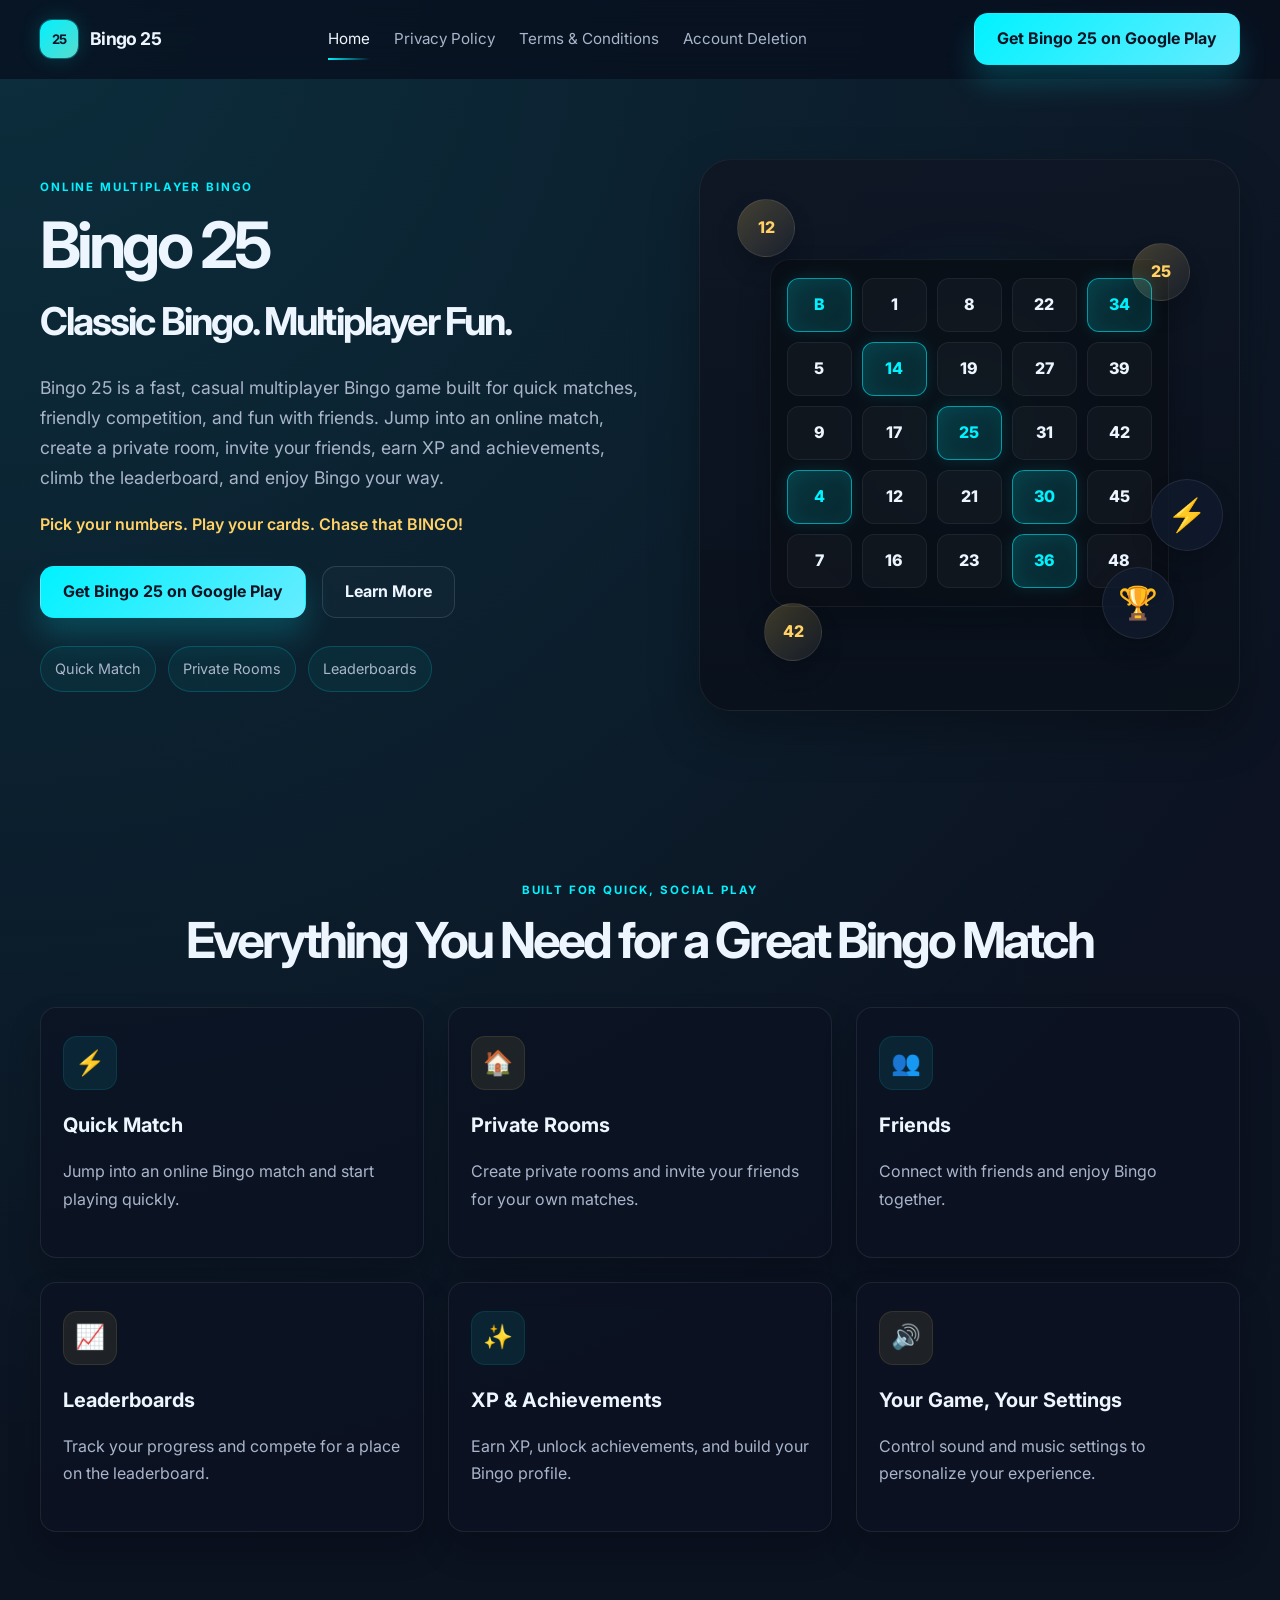
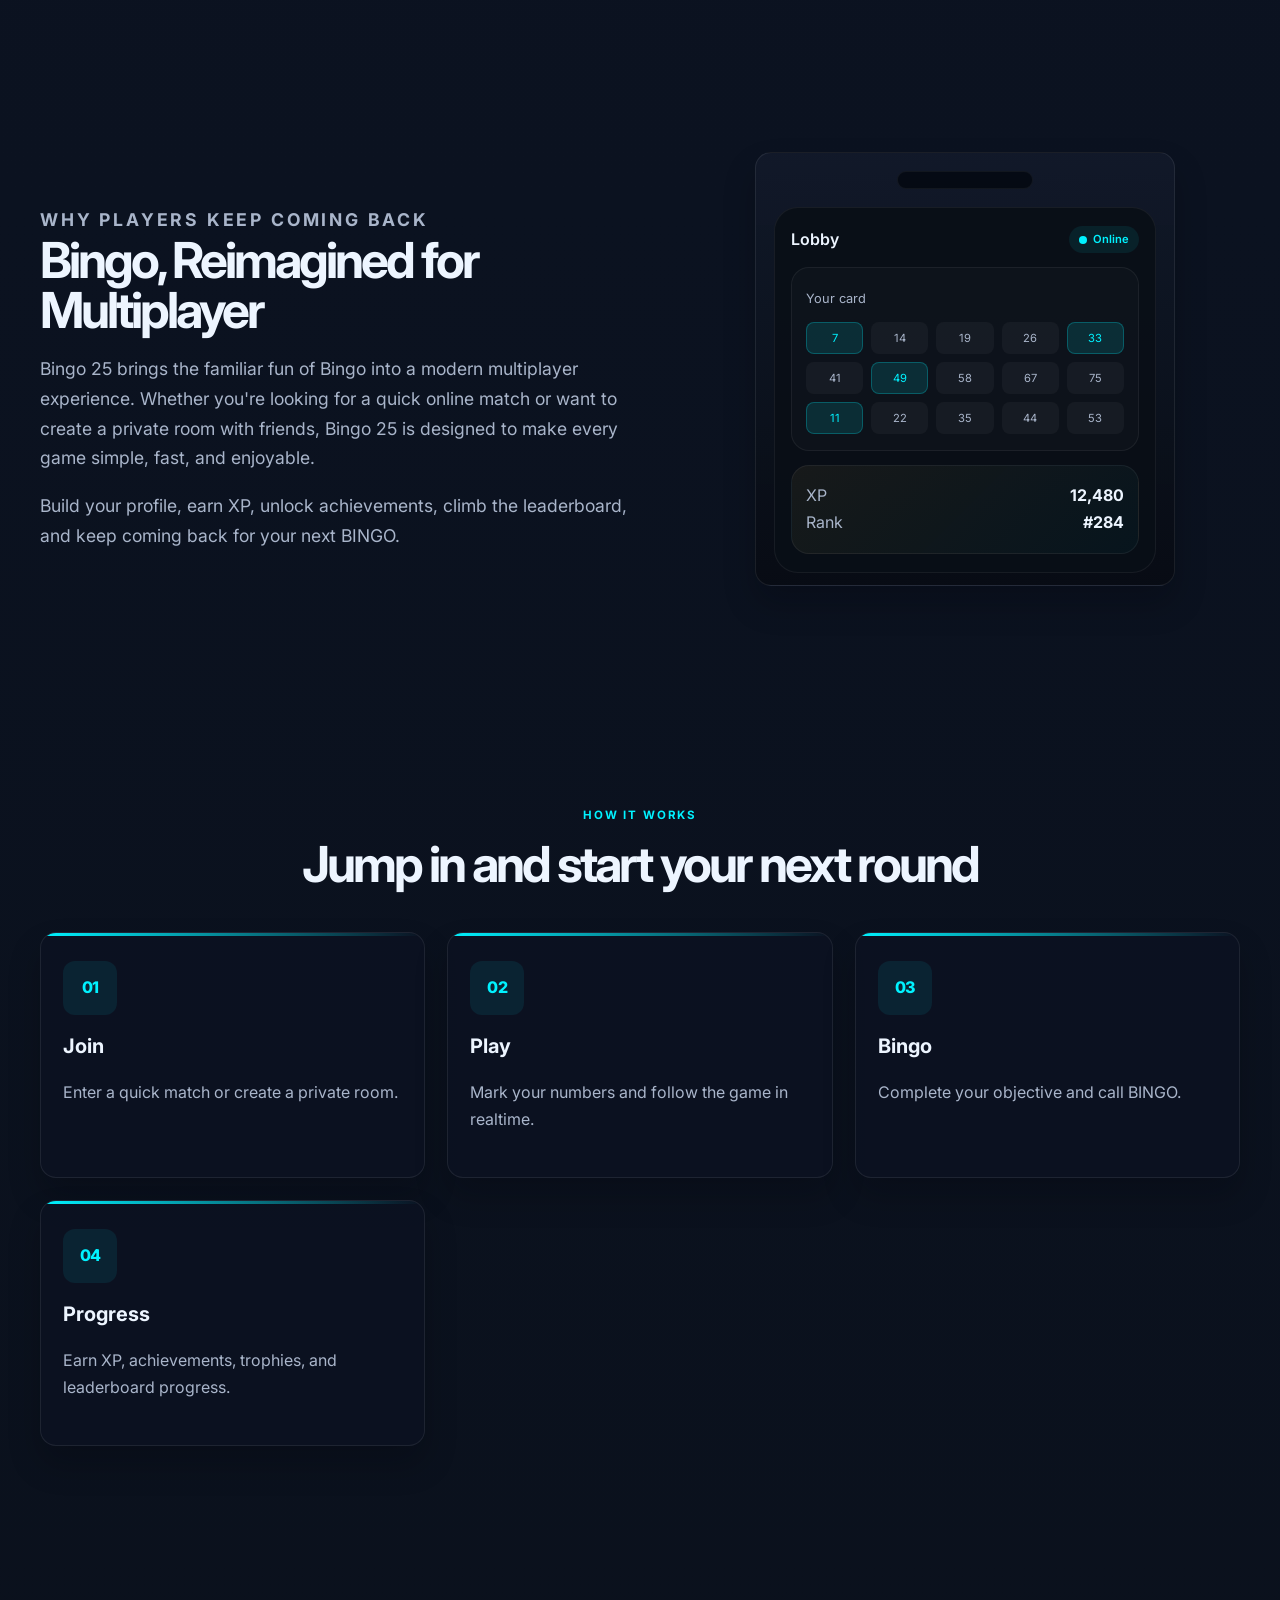
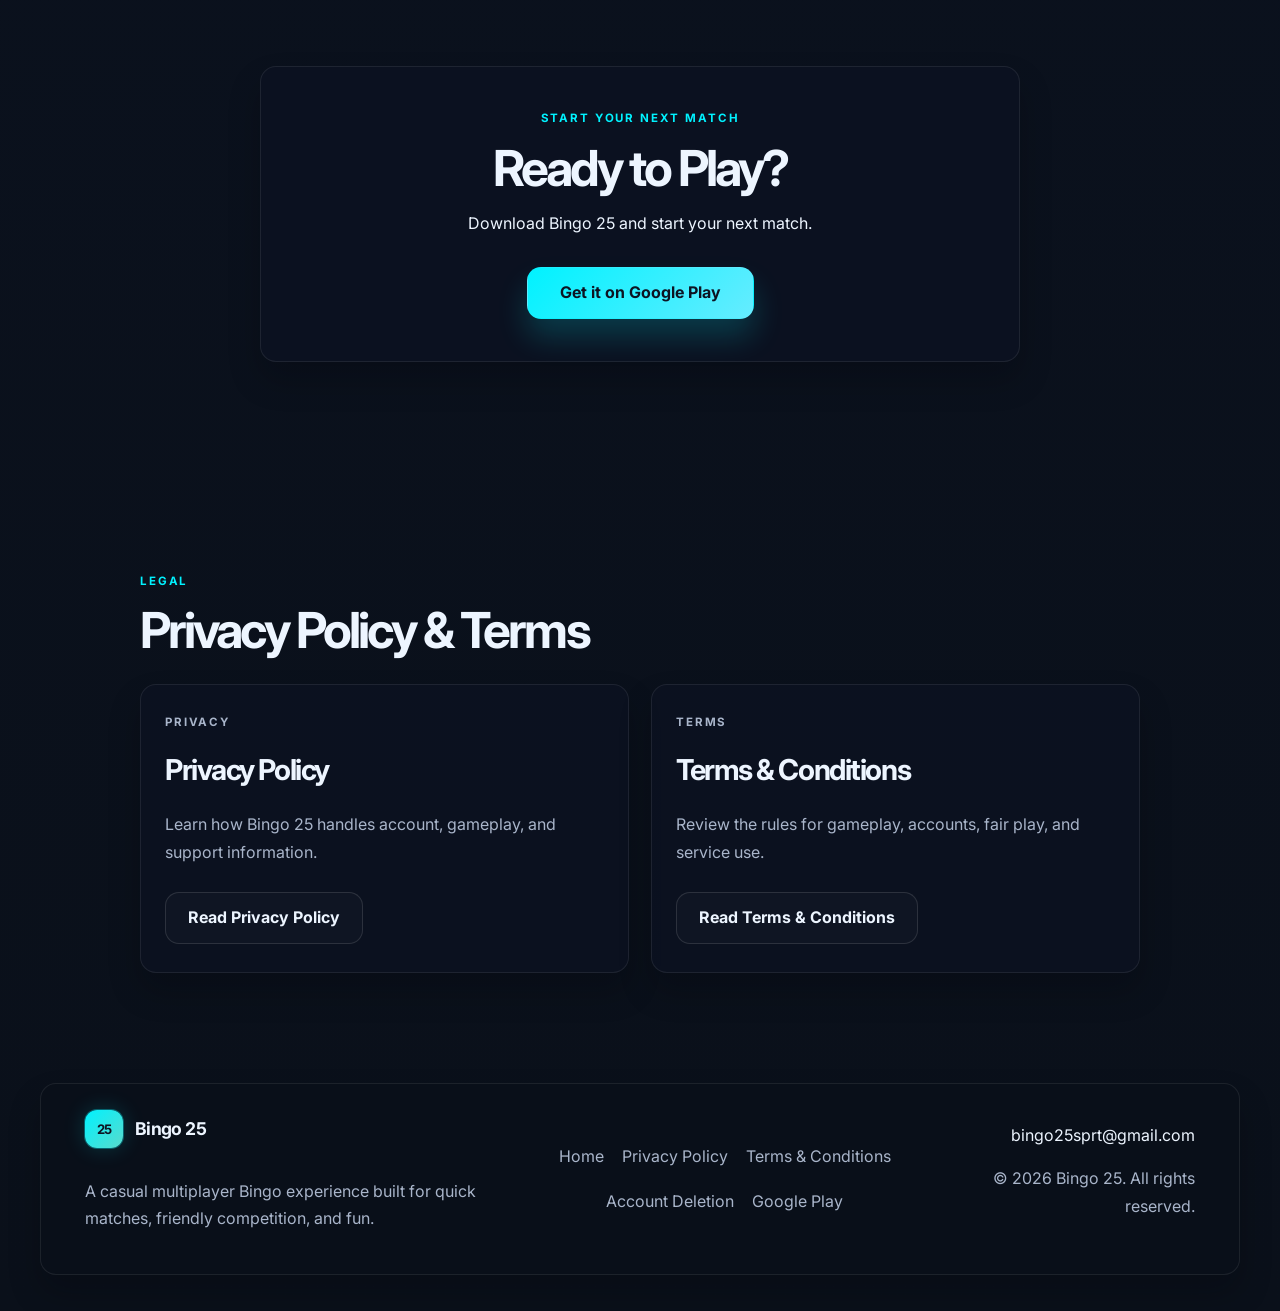
<file: index.html>
<!DOCTYPE html>
<html lang="en">
  <head>
    <meta charset="UTF-8" />
    <meta name="viewport" content="width=device-width, initial-scale=1.0" />
    <meta
      name="description"
      content="Bingo 25 is a fast, casual multiplayer Bingo game built for quick matches, friendly competition, and fun with friends."
    />
    <meta property="og:title" content="Bingo 25" />
    <meta
      property="og:description"
      content="Classic Bingo. Multiplayer Fun."
    />
    <meta property="og:type" content="website" />
    <meta property="og:image" content="" />
    <meta name="theme-color" content="#0D1322" />
    <title>Bingo 25</title>
    <link rel="preconnect" href="https://fonts.googleapis.com" />
    <link rel="preconnect" href="https://fonts.gstatic.com" crossorigin />
    <link
      href="https://fonts.googleapis.com/css2?family=Inter:wght@400;500;600;700;800;900&display=swap"
      rel="stylesheet"
    />
    <link rel="stylesheet" href="styles.css" />
  </head>
  <body>
    <header class="site-header" id="top">
      <nav class="nav container" aria-label="Main navigation">
        <a href="#home" class="brand" aria-label="Bingo 25 home">
          <span class="brand-mark">25</span>
          <span class="brand-text">Bingo 25</span>
        </a>

        <button
          class="nav-toggle"
          type="button"
          aria-expanded="false"
          aria-controls="nav-menu"
          aria-label="Toggle navigation menu"
        >
          <span></span>
          <span></span>
          <span></span>
        </button>

        <div class="nav-menu" id="nav-menu">
          <a href="index.html" class="current-page">Home</a>
          <a href="privacy.html">Privacy Policy</a>
          <a href="terms.html">Terms &amp; Conditions</a>
          <a href="delete-account.html">Account Deletion</a>
        </div>

        <a
          class="nav-cta button-primary"
          href="[PLAY_STORE_LINK]"
          target="_blank"
          rel="noreferrer noopener"
          aria-label="Get Bingo 25 on Google Play"
        >
          Get Bingo 25 on Google Play
        </a>
      </nav>
    </header>

    <main>
      <section class="hero" id="home">
        <div class="container hero-grid">
          <div class="hero-copy reveal">
            <p class="eyebrow">Online multiplayer Bingo</p>
            <h1>Bingo 25</h1>
            <h2>Classic Bingo. Multiplayer Fun.</h2>
            <p class="lead">
              Bingo 25 is a fast, casual multiplayer Bingo game built for quick matches,
              friendly competition, and fun with friends. Jump into an online match,
              create a private room, invite your friends, earn XP and achievements,
              climb the leaderboard, and enjoy Bingo your way.
            </p>
            <p class="tagline">Pick your numbers. Play your cards. Chase that BINGO!</p>

            <div class="hero-actions">
              <a
                class="button-primary"
                href="[PLAY_STORE_LINK]"
                target="_blank"
                rel="noreferrer noopener"
              >
                Get Bingo 25 on Google Play
              </a>
              <a class="button-secondary" href="#features">Learn More</a>
            </div>

            <ul class="hero-meta" aria-label="Bingo 25 features">
              <li>Quick Match</li>
              <li>Private Rooms</li>
              <li>Leaderboards</li>
            </ul>
          </div>

          <div class="hero-visual reveal" aria-label="Bingo 25 visual preview">
            <div class="visual-scene">
              <div class="board-glow"></div>
              <div class="bingo-board" aria-label="Bingo 25 board preview">
                <div class="board-row">
                  <span class="tile selected">B</span>
                  <span class="tile">1</span>
                  <span class="tile">8</span>
                  <span class="tile">22</span>
                  <span class="tile selected">34</span>
                </div>
                <div class="board-row">
                  <span class="tile">5</span>
                  <span class="tile selected">14</span>
                  <span class="tile">19</span>
                  <span class="tile">27</span>
                  <span class="tile">39</span>
                </div>
                <div class="board-row">
                  <span class="tile">9</span>
                  <span class="tile">17</span>
                  <span class="tile selected">25</span>
                  <span class="tile">31</span>
                  <span class="tile">42</span>
                </div>
                <div class="board-row">
                  <span class="tile selected">4</span>
                  <span class="tile">12</span>
                  <span class="tile">21</span>
                  <span class="tile selected">30</span>
                  <span class="tile">45</span>
                </div>
                <div class="board-row">
                  <span class="tile">7</span>
                  <span class="tile">16</span>
                  <span class="tile">23</span>
                  <span class="tile selected">36</span>
                  <span class="tile">48</span>
                </div>
              </div>

              <div class="floating-ball ball-one">12</div>
              <div class="floating-ball ball-two">25</div>
              <div class="floating-ball ball-three">42</div>
              <div class="achievement accent-gold">🏆</div>
              <div class="achievement accent-cyan">⚡</div>
            </div>
          </div>
        </div>
      </section>

      <section class="features section-shell" id="features">
        <div class="container">
          <div class="section-heading reveal">
            <p class="eyebrow">Built for quick, social play</p>
            <h3>Everything You Need for a Great Bingo Match</h3>
          </div>

          <div class="feature-grid">
            <article class="feature-card reveal">
              <div class="icon-wrap cyan">⚡</div>
              <h4>Quick Match</h4>
              <p>Jump into an online Bingo match and start playing quickly.</p>
            </article>
            <article class="feature-card reveal">
              <div class="icon-wrap gold">🏠</div>
              <h4>Private Rooms</h4>
              <p>Create private rooms and invite your friends for your own matches.</p>
            </article>
            <article class="feature-card reveal">
              <div class="icon-wrap cyan">👥</div>
              <h4>Friends</h4>
              <p>Connect with friends and enjoy Bingo together.</p>
            </article>
            <article class="feature-card reveal">
              <div class="icon-wrap gold">📈</div>
              <h4>Leaderboards</h4>
              <p>Track your progress and compete for a place on the leaderboard.</p>
            </article>
            <article class="feature-card reveal">
              <div class="icon-wrap cyan">✨</div>
              <h4>XP &amp; Achievements</h4>
              <p>Earn XP, unlock achievements, and build your Bingo profile.</p>
            </article>
            <article class="feature-card reveal">
              <div class="icon-wrap gold">🔊</div>
              <h4>Your Game, Your Settings</h4>
              <p>Control sound and music settings to personalize your experience.</p>
            </article>
          </div>
        </div>
      </section>

      <section class="about section-shell" id="about">
        <div class="container split-layout">
          <div class="about-copy reveal">
            <p class="eyebrow">Why players keep coming back</p>
            <h3>Bingo, Reimagined for Multiplayer</h3>
            <p>
              Bingo 25 brings the familiar fun of Bingo into a modern multiplayer
              experience. Whether you&apos;re looking for a quick online match or want to
              create a private room with friends, Bingo 25 is designed to make every game
              simple, fast, and enjoyable.
            </p>
            <p>
              Build your profile, earn XP, unlock achievements, climb the leaderboard,
              and keep coming back for your next BINGO.
            </p>
          </div>

          <div class="game-showcase reveal" aria-label="Bingo 25 game preview card">
            <div class="phone-shell">
              <div class="phone-notch"></div>
              <div class="phone-screen">
                <div class="mini-header">
                  <span>Lobby</span>
                  <span class="online-pill">Online</span>
                </div>
                <div class="mini-card card-primary">
                  <span class="mini-label">Your card</span>
                  <div class="mini-grid">
                    <span class="mini-cell selected">7</span>
                    <span class="mini-cell">14</span>
                    <span class="mini-cell">19</span>
                    <span class="mini-cell">26</span>
                    <span class="mini-cell selected">33</span>
                    <span class="mini-cell">41</span>
                    <span class="mini-cell selected">49</span>
                    <span class="mini-cell">58</span>
                    <span class="mini-cell">67</span>
                    <span class="mini-cell">75</span>
                    <span class="mini-cell selected">11</span>
                    <span class="mini-cell">22</span>
                    <span class="mini-cell">35</span>
                    <span class="mini-cell">44</span>
                    <span class="mini-cell">53</span>
                  </div>
                </div>
                <div class="mini-card card-secondary">
                  <div class="mini-row">
                    <span>XP</span>
                    <strong>12,480</strong>
                  </div>
                  <div class="mini-row">
                    <span>Rank</span>
                    <strong>#284</strong>
                  </div>
                </div>
              </div>
            </div>
          </div>
        </div>
      </section>

      <section class="how-it-works section-shell" id="how-it-works">
        <div class="container">
          <div class="section-heading reveal">
            <p class="eyebrow">How it works</p>
            <h3>Jump in and start your next round</h3>
          </div>

          <div class="steps-grid">
            <div class="step-card reveal">
              <span class="step-number">01</span>
              <h4>Join</h4>
              <p>Enter a quick match or create a private room.</p>
            </div>
            <div class="step-card reveal">
              <span class="step-number">02</span>
              <h4>Play</h4>
              <p>Mark your numbers and follow the game in realtime.</p>
            </div>
            <div class="step-card reveal">
              <span class="step-number">03</span>
              <h4>Bingo</h4>
              <p>Complete your objective and call BINGO.</p>
            </div>
            <div class="step-card reveal">
              <span class="step-number">04</span>
              <h4>Progress</h4>
              <p>Earn XP, achievements, trophies, and leaderboard progress.</p>
            </div>
          </div>
        </div>
      </section>

      <section class="download section-shell" id="download">
        <div class="container center-box reveal">
          <p class="eyebrow">Start your next match</p>
          <h3>Ready to Play?</h3>
          <p>Download Bingo 25 and start your next match.</p>
          <a
            class="button-primary large-button"
            href="[PLAY_STORE_LINK]"
            target="_blank"
            rel="noreferrer noopener"
          >
            Get it on Google Play
          </a>
        </div>
      </section>

      <section class="legal section-shell" id="legal">
        <div class="container legal-container">
          <div class="legal-header reveal">
            <p class="eyebrow">Legal</p>
            <h3>Privacy Policy &amp; Terms</h3>
          </div>

          <div class="legal-links reveal" aria-label="Bingo 25 legal links">
            <article class="legal-link-card">
              <p class="eyebrow">Privacy</p>
              <h4>Privacy Policy</h4>
              <p>Learn how Bingo 25 handles account, gameplay, and support information.</p>
              <a class="button-secondary" href="privacy.html">Read Privacy Policy</a>
            </article>

            <article class="legal-link-card">
              <p class="eyebrow">Terms</p>
              <h4>Terms &amp; Conditions</h4>
              <p>Review the rules for gameplay, accounts, fair play, and service use.</p>
              <a class="button-secondary" href="terms.html">Read Terms &amp; Conditions</a>
            </article>
          </div>
        </div>
      </section>
    </main>

    <footer class="site-footer">
      <div class="container footer-grid">
        <div>
          <a href="#home" class="brand footer-brand">
            <span class="brand-mark">25</span>
            <span class="brand-text">Bingo 25</span>
          </a>
          <p>A casual multiplayer Bingo experience built for quick matches, friendly competition, and fun.</p>
        </div>

        <nav class="footer-nav" aria-label="Footer navigation">
          <a href="index.html">Home</a>
          <a href="privacy.html">Privacy Policy</a>
          <a href="terms.html">Terms &amp; Conditions</a>
          <a href="delete-account.html">Account Deletion</a>
          <a href="[PLAY_STORE_LINK]" target="_blank" rel="noreferrer noopener">Google Play</a>
        </nav>

        <div class="footer-contact">
          <a href="mailto:bingo25sprt@gmail.com">bingo25sprt@gmail.com</a>
          <p>© 2026 Bingo 25. All rights reserved.</p>
        </div>
      </div>
    </footer>

    <script src="script.js"></script>
  </body>
</html>
</file>
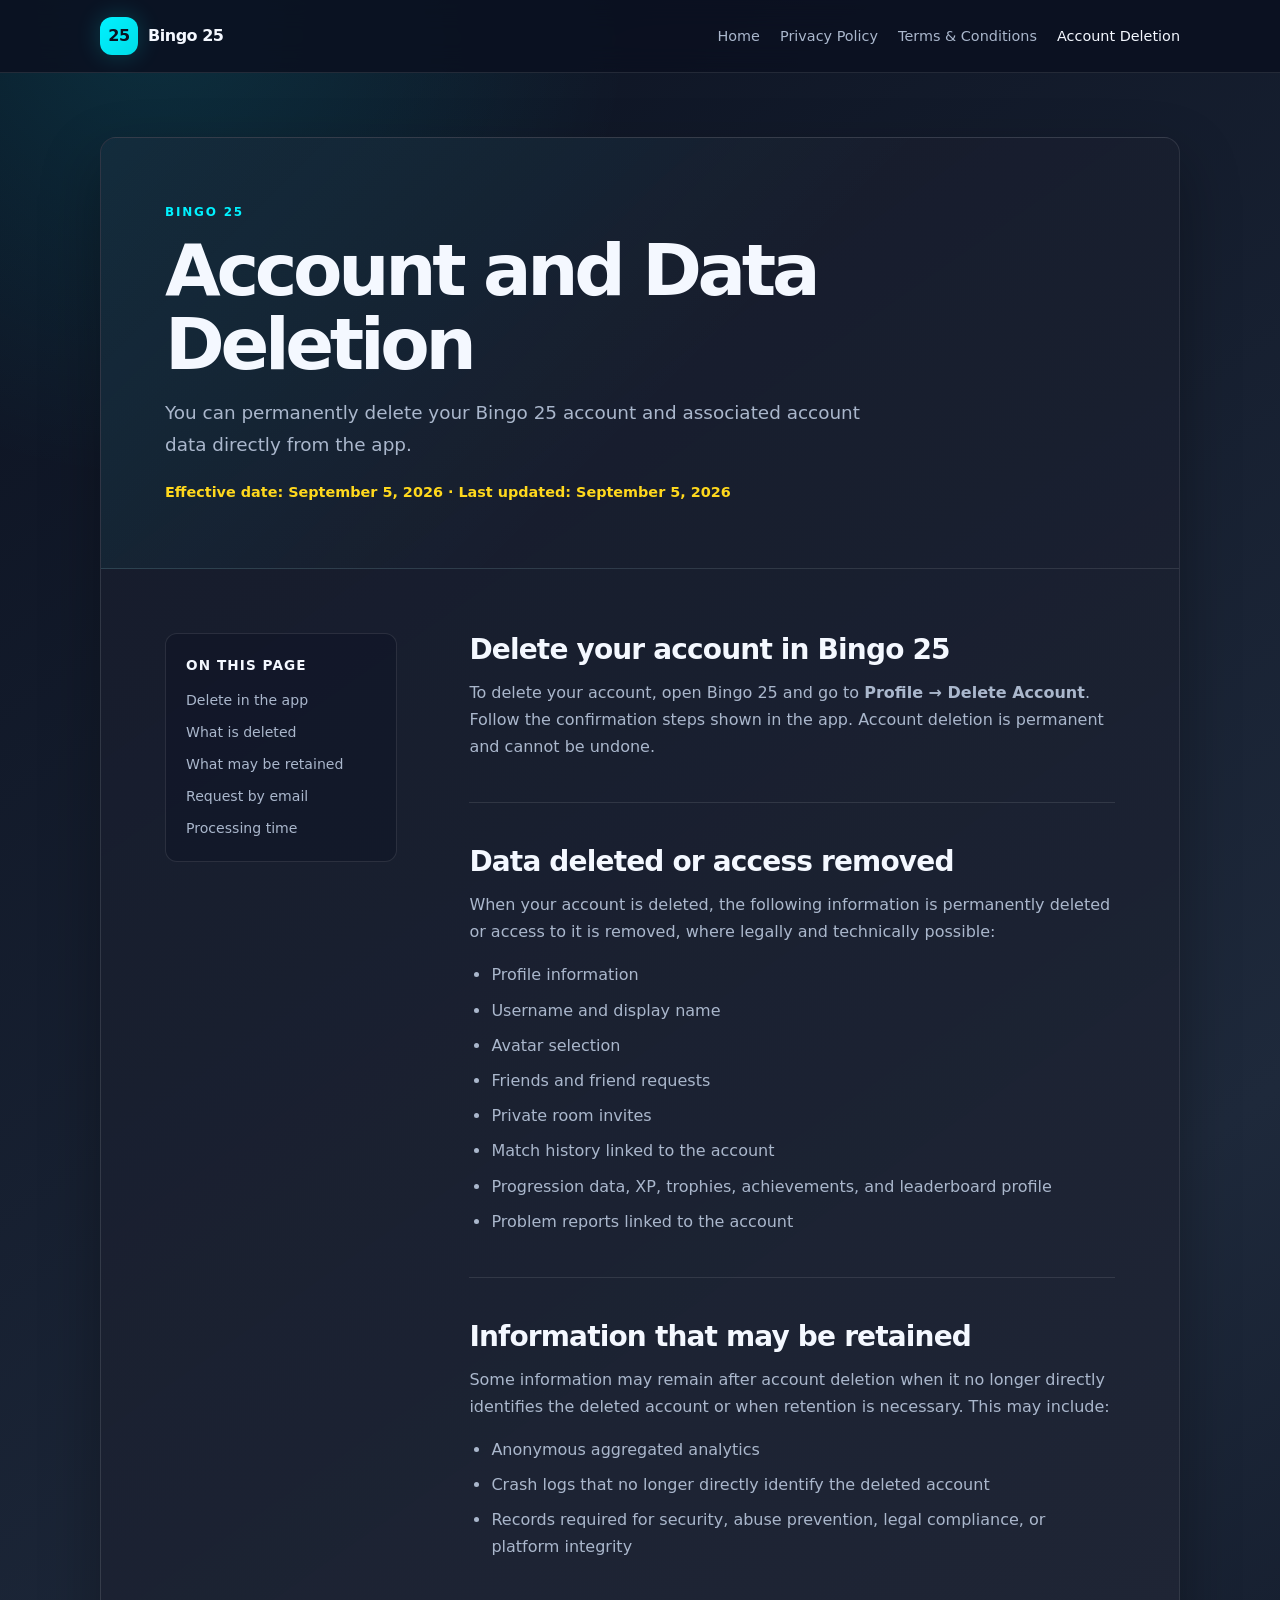
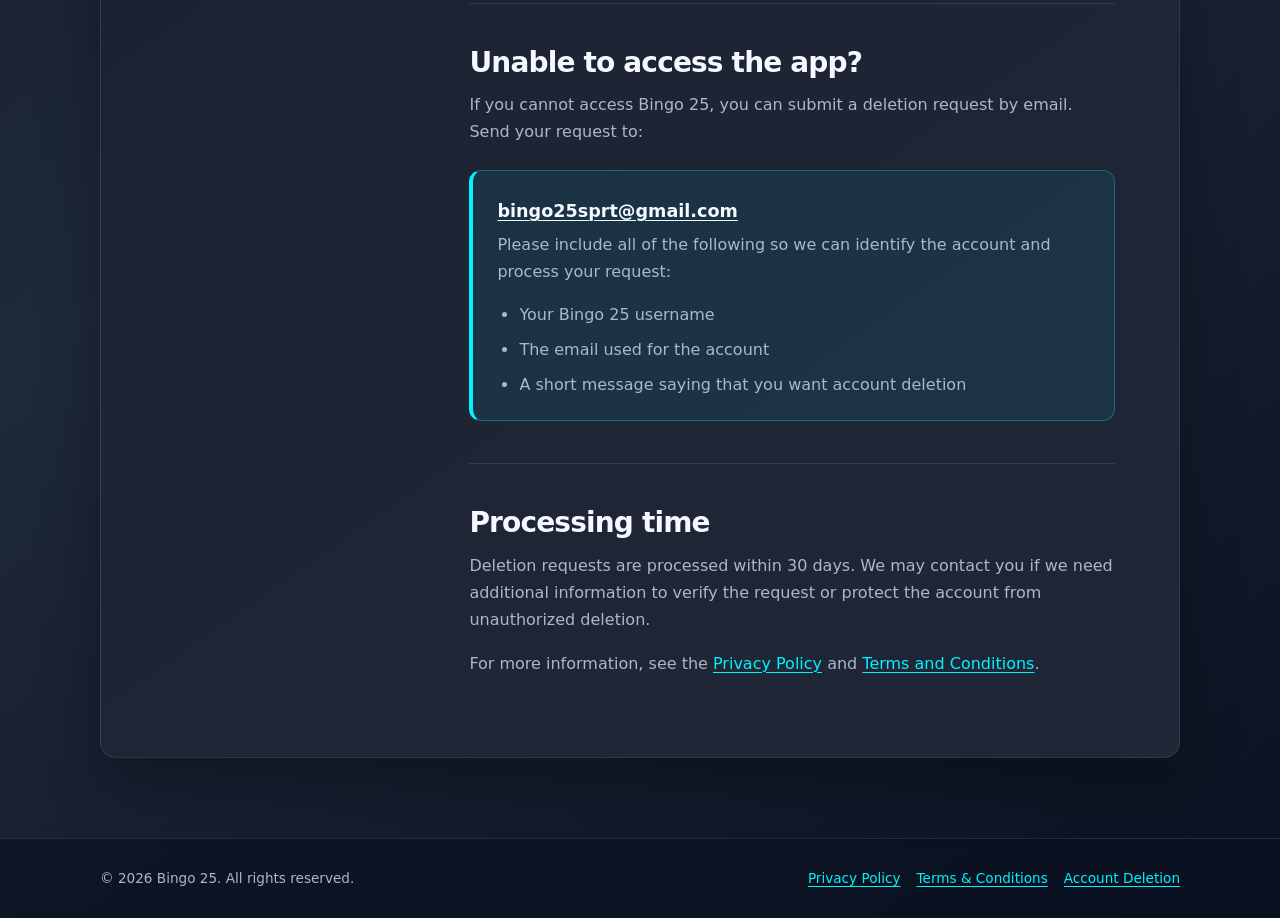
<file: delete-account.html>
<!DOCTYPE html>
<html lang="en">
  <head>
    <meta charset="UTF-8" />
    <meta name="viewport" content="width=device-width, initial-scale=1.0" />
    <meta
      name="description"
      content="Account and data deletion instructions for Bingo 25."
    />
    <meta
      property="og:title"
      content="Bingo 25 - Account and Data Deletion"
    />
    <meta
      property="og:description"
      content="Learn how to delete your Bingo 25 account and associated data."
    />
    <meta property="og:type" content="website" />
    <meta
      property="og:url"
      content="https://albinrejiar7.github.io/bingo_25_website/delete-account.html"
    />
    <meta name="theme-color" content="#0B1120" />
    <link
      rel="canonical"
      href="https://albinrejiar7.github.io/bingo_25_website/delete-account.html"
    />
    <title>Bingo 25 - Account and Data Deletion</title>
    <style>
      :root {
        --navy: #0b1120;
        --slate: #1e293b;
        --panel: #151b2b;
        --panel-light: #242a3a;
        --cyan: #00f2ff;
        --cyan-dark: #00dbe7;
        --gold: #ffd81d;
        --white: #f4f8ff;
        --muted: #aab7cc;
        --line: rgba(255, 255, 255, 0.1);
        --shadow: 0 24px 60px rgba(0, 0, 0, 0.3);
      }

      * {
        box-sizing: border-box;
      }

      html {
        scroll-behavior: smooth;
      }

      body {
        min-width: 320px;
        margin: 0;
        color: var(--white);
        background:
          radial-gradient(circle at 12% 0%, rgba(0, 242, 255, 0.13), transparent 30rem),
          linear-gradient(145deg, var(--navy), var(--slate) 58%, var(--navy));
        font-family: Inter, ui-sans-serif, system-ui, -apple-system, BlinkMacSystemFont, "Segoe UI", sans-serif;
        line-height: 1.7;
      }

      a {
        color: var(--cyan);
        text-decoration-thickness: 1px;
        text-underline-offset: 3px;
      }

      a:hover,
      a:focus-visible {
        color: var(--gold);
      }

      .site-header {
        border-bottom: 1px solid var(--line);
        background: rgba(11, 17, 32, 0.88);
        backdrop-filter: blur(14px);
      }

      .nav,
      .page-shell,
      .site-footer-inner {
        width: min(1080px, calc(100% - 32px));
        margin: 0 auto;
      }

      .nav {
        display: flex;
        align-items: center;
        justify-content: space-between;
        min-height: 72px;
        gap: 24px;
      }

      .brand {
        display: inline-flex;
        align-items: center;
        gap: 10px;
        color: var(--white);
        font-weight: 800;
        letter-spacing: -0.03em;
        text-decoration: none;
      }

      .brand-mark {
        display: grid;
        width: 38px;
        height: 38px;
        place-items: center;
        border-radius: 12px;
        color: var(--navy);
        background: linear-gradient(135deg, var(--cyan), var(--cyan-dark));
        box-shadow: 0 0 24px rgba(0, 242, 255, 0.2);
      }

      .nav-links {
        display: flex;
        flex-wrap: wrap;
        justify-content: flex-end;
        gap: 20px;
        font-size: 0.9rem;
      }

      .nav-links a {
        color: var(--muted);
        text-decoration: none;
      }

      .nav-links a[aria-current="page"],
      .nav-links a:hover,
      .nav-links a:focus-visible {
        color: var(--white);
      }

      .page-shell {
        padding: 64px 0 80px;
      }

      .page-card {
        overflow: hidden;
        border: 1px solid var(--line);
        border-radius: 16px;
        background: linear-gradient(145deg, rgba(21, 27, 43, 0.96), rgba(36, 42, 58, 0.84));
        box-shadow: var(--shadow);
      }

      .page-header {
        padding: clamp(32px, 7vw, 64px);
        border-bottom: 1px solid var(--line);
        background: linear-gradient(135deg, rgba(0, 242, 255, 0.08), transparent 55%);
      }

      .eyebrow {
        margin: 0 0 12px;
        color: var(--cyan);
        font-size: 0.75rem;
        font-weight: 800;
        letter-spacing: 0.15em;
        text-transform: uppercase;
      }

      h1,
      h2,
      h3,
      p {
        margin-top: 0;
      }

      h1 {
        max-width: 700px;
        margin-bottom: 16px;
        font-size: clamp(2.25rem, 6vw, 4.5rem);
        letter-spacing: -0.06em;
        line-height: 1.02;
      }

      .intro {
        max-width: 700px;
        margin-bottom: 20px;
        color: var(--muted);
        font-size: clamp(1rem, 2vw, 1.15rem);
      }

      .date-line {
        margin: 0;
        color: var(--gold);
        font-size: 0.9rem;
        font-weight: 700;
      }

      .content {
        display: grid;
        grid-template-columns: minmax(180px, 0.72fr) 2fr;
        gap: clamp(28px, 6vw, 72px);
        padding: clamp(32px, 6vw, 64px);
      }

      .contents {
        align-self: start;
        position: sticky;
        top: 24px;
        padding: 20px;
        border: 1px solid var(--line);
        border-radius: 12px;
        background: rgba(11, 17, 32, 0.35);
      }

      .contents h2 {
        margin-bottom: 12px;
        font-size: 0.85rem;
        letter-spacing: 0.08em;
        text-transform: uppercase;
      }

      .contents nav {
        display: grid;
        gap: 8px;
      }

      .contents a {
        color: var(--muted);
        font-size: 0.88rem;
        text-decoration: none;
      }

      .contents a:hover,
      .contents a:focus-visible {
        color: var(--cyan);
      }

      .prose section + section {
        margin-top: 42px;
        padding-top: 42px;
        border-top: 1px solid var(--line);
      }

      .prose h2 {
        margin-bottom: 12px;
        color: var(--white);
        font-size: clamp(1.35rem, 3vw, 1.75rem);
        letter-spacing: -0.03em;
        line-height: 1.2;
      }

      .prose h3 {
        margin: 24px 0 8px;
        color: var(--gold);
        font-size: 1.05rem;
      }

      .prose p,
      .prose li {
        color: var(--muted);
      }

      .prose ul {
        margin: 16px 0 0;
        padding-left: 22px;
      }

      .prose li + li {
        margin-top: 8px;
      }

      .callout {
        margin-top: 24px;
        padding: 22px 24px;
        border: 1px solid rgba(0, 242, 255, 0.3);
        border-left: 4px solid var(--cyan);
        border-radius: 12px;
        background: rgba(0, 242, 255, 0.07);
      }

      .callout p {
        margin-bottom: 0;
      }

      .email-link {
        display: inline-block;
        margin: 4px 0;
        color: var(--white);
        font-size: 1.1rem;
        font-weight: 800;
        overflow-wrap: anywhere;
      }

      .site-footer {
        border-top: 1px solid var(--line);
        background: rgba(11, 17, 32, 0.7);
      }

      .site-footer-inner {
        display: flex;
        align-items: center;
        justify-content: space-between;
        gap: 20px;
        padding: 28px 0;
      }

      .site-footer p {
        margin: 0;
        color: var(--muted);
        font-size: 0.85rem;
      }

      .footer-links {
        display: flex;
        flex-wrap: wrap;
        gap: 16px;
        font-size: 0.85rem;
      }

      @media (max-width: 760px) {
        .nav {
          align-items: flex-start;
          flex-direction: column;
          padding: 16px 0;
        }

        .nav-links {
          justify-content: flex-start;
          gap: 10px 16px;
        }

        .page-shell {
          padding: 24px 0 48px;
        }

        .content {
          grid-template-columns: 1fr;
        }

        .contents {
          position: static;
        }

        .site-footer-inner {
          align-items: flex-start;
          flex-direction: column;
        }
      }

      @media (prefers-reduced-motion: reduce) {
        html {
          scroll-behavior: auto;
        }
      }
    </style>
  </head>
  <body>
    <header class="site-header">
      <nav class="nav" aria-label="Main navigation">
        <a class="brand" href="index.html" aria-label="Bingo 25 home">
          <span class="brand-mark">25</span>
          <span>Bingo 25</span>
        </a>
        <div class="nav-links">
          <a href="index.html">Home</a>
          <a href="privacy.html">Privacy Policy</a>
          <a href="terms.html">Terms &amp; Conditions</a>
          <a href="delete-account.html" aria-current="page">Account Deletion</a>
        </div>
      </nav>
    </header>

    <main class="page-shell">
      <article class="page-card">
        <header class="page-header">
          <p class="eyebrow">Bingo 25</p>
          <h1>Account and Data Deletion</h1>
          <p class="intro">
            You can permanently delete your Bingo 25 account and associated account data directly from the app.
          </p>
          <p class="date-line">
            Effective date: September 5, 2026 &middot; Last updated: September 5, 2026
          </p>
        </header>

        <div class="content">
          <aside class="contents" aria-label="Account deletion contents">
            <h2>On this page</h2>
            <nav>
              <a href="#in-app">Delete in the app</a>
              <a href="#deleted">What is deleted</a>
              <a href="#retained">What may be retained</a>
              <a href="#fallback">Request by email</a>
              <a href="#processing">Processing time</a>
            </nav>
          </aside>

          <div class="prose">
            <section id="in-app">
              <h2>Delete your account in Bingo 25</h2>
              <p>
                To delete your account, open Bingo 25 and go to <strong>Profile &rarr; Delete Account</strong>. Follow the confirmation steps shown in the app. Account deletion is permanent and cannot be undone.
              </p>
            </section>

            <section id="deleted">
              <h2>Data deleted or access removed</h2>
              <p>
                When your account is deleted, the following information is permanently deleted or access to it is removed, where legally and technically possible:
              </p>
              <ul>
                <li>Profile information</li>
                <li>Username and display name</li>
                <li>Avatar selection</li>
                <li>Friends and friend requests</li>
                <li>Private room invites</li>
                <li>Match history linked to the account</li>
                <li>Progression data, XP, trophies, achievements, and leaderboard profile</li>
                <li>Problem reports linked to the account</li>
              </ul>
            </section>

            <section id="retained">
              <h2>Information that may be retained</h2>
              <p>
                Some information may remain after account deletion when it no longer directly identifies the deleted account or when retention is necessary. This may include:
              </p>
              <ul>
                <li>Anonymous aggregated analytics</li>
                <li>Crash logs that no longer directly identify the deleted account</li>
                <li>Records required for security, abuse prevention, legal compliance, or platform integrity</li>
              </ul>
            </section>

            <section id="fallback">
              <h2>Unable to access the app?</h2>
              <p>
                If you cannot access Bingo 25, you can submit a deletion request by email. Send your request to:
              </p>
              <div class="callout">
                <a class="email-link" href="mailto:bingo25sprt@gmail.com">bingo25sprt@gmail.com</a>
                <p>Please include all of the following so we can identify the account and process your request:</p>
                <ul>
                  <li>Your Bingo 25 username</li>
                  <li>The email used for the account</li>
                  <li>A short message saying that you want account deletion</li>
                </ul>
              </div>
            </section>

            <section id="processing">
              <h2>Processing time</h2>
              <p>
                Deletion requests are processed within 30 days. We may contact you if we need additional information to verify the request or protect the account from unauthorized deletion.
              </p>
              <p>
                For more information, see the <a href="privacy.html">Privacy Policy</a> and <a href="terms.html">Terms and Conditions</a>.
              </p>
            </section>
          </div>
        </div>
      </article>
    </main>

    <footer class="site-footer">
      <div class="site-footer-inner">
        <p>&copy; 2026 Bingo 25. All rights reserved.</p>
        <nav class="footer-links" aria-label="Footer navigation">
          <a href="privacy.html">Privacy Policy</a>
          <a href="terms.html">Terms &amp; Conditions</a>
          <a href="delete-account.html">Account Deletion</a>
        </nav>
      </div>
    </footer>
  </body>
</html>
</file>
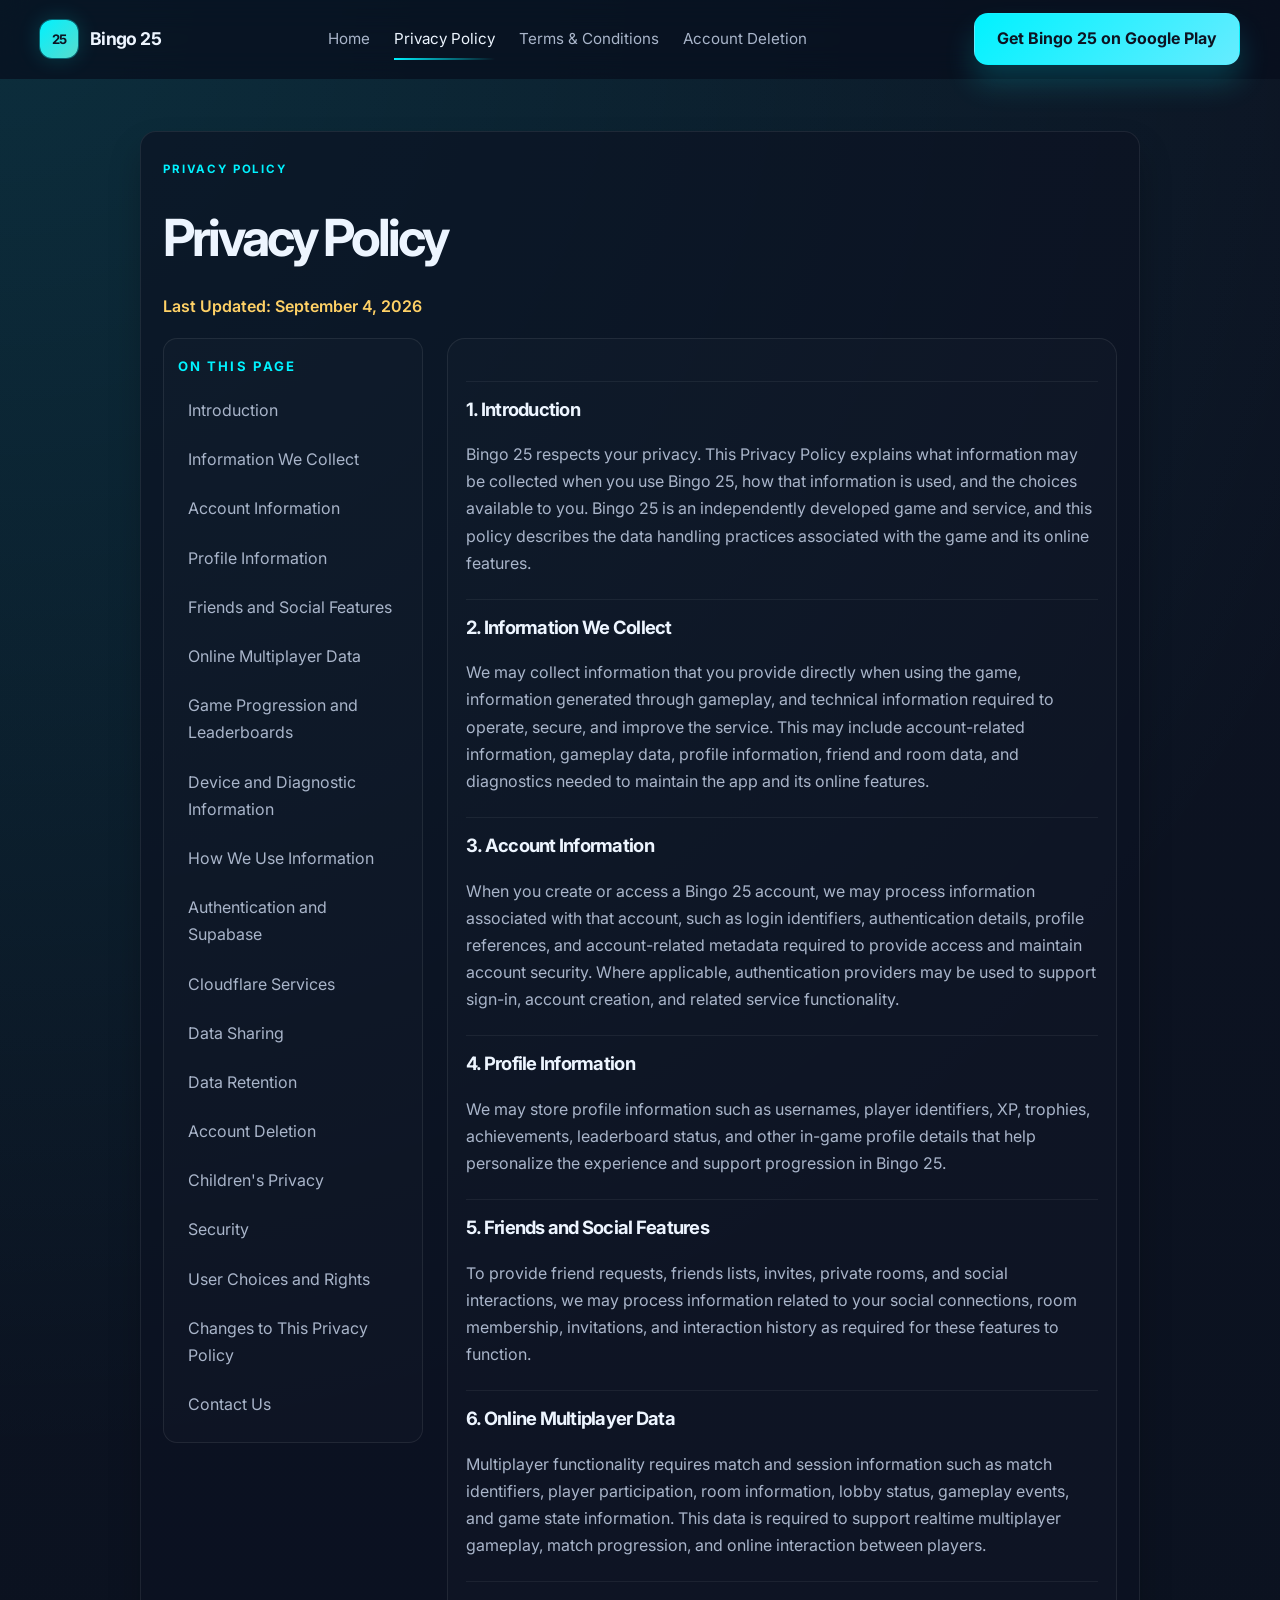
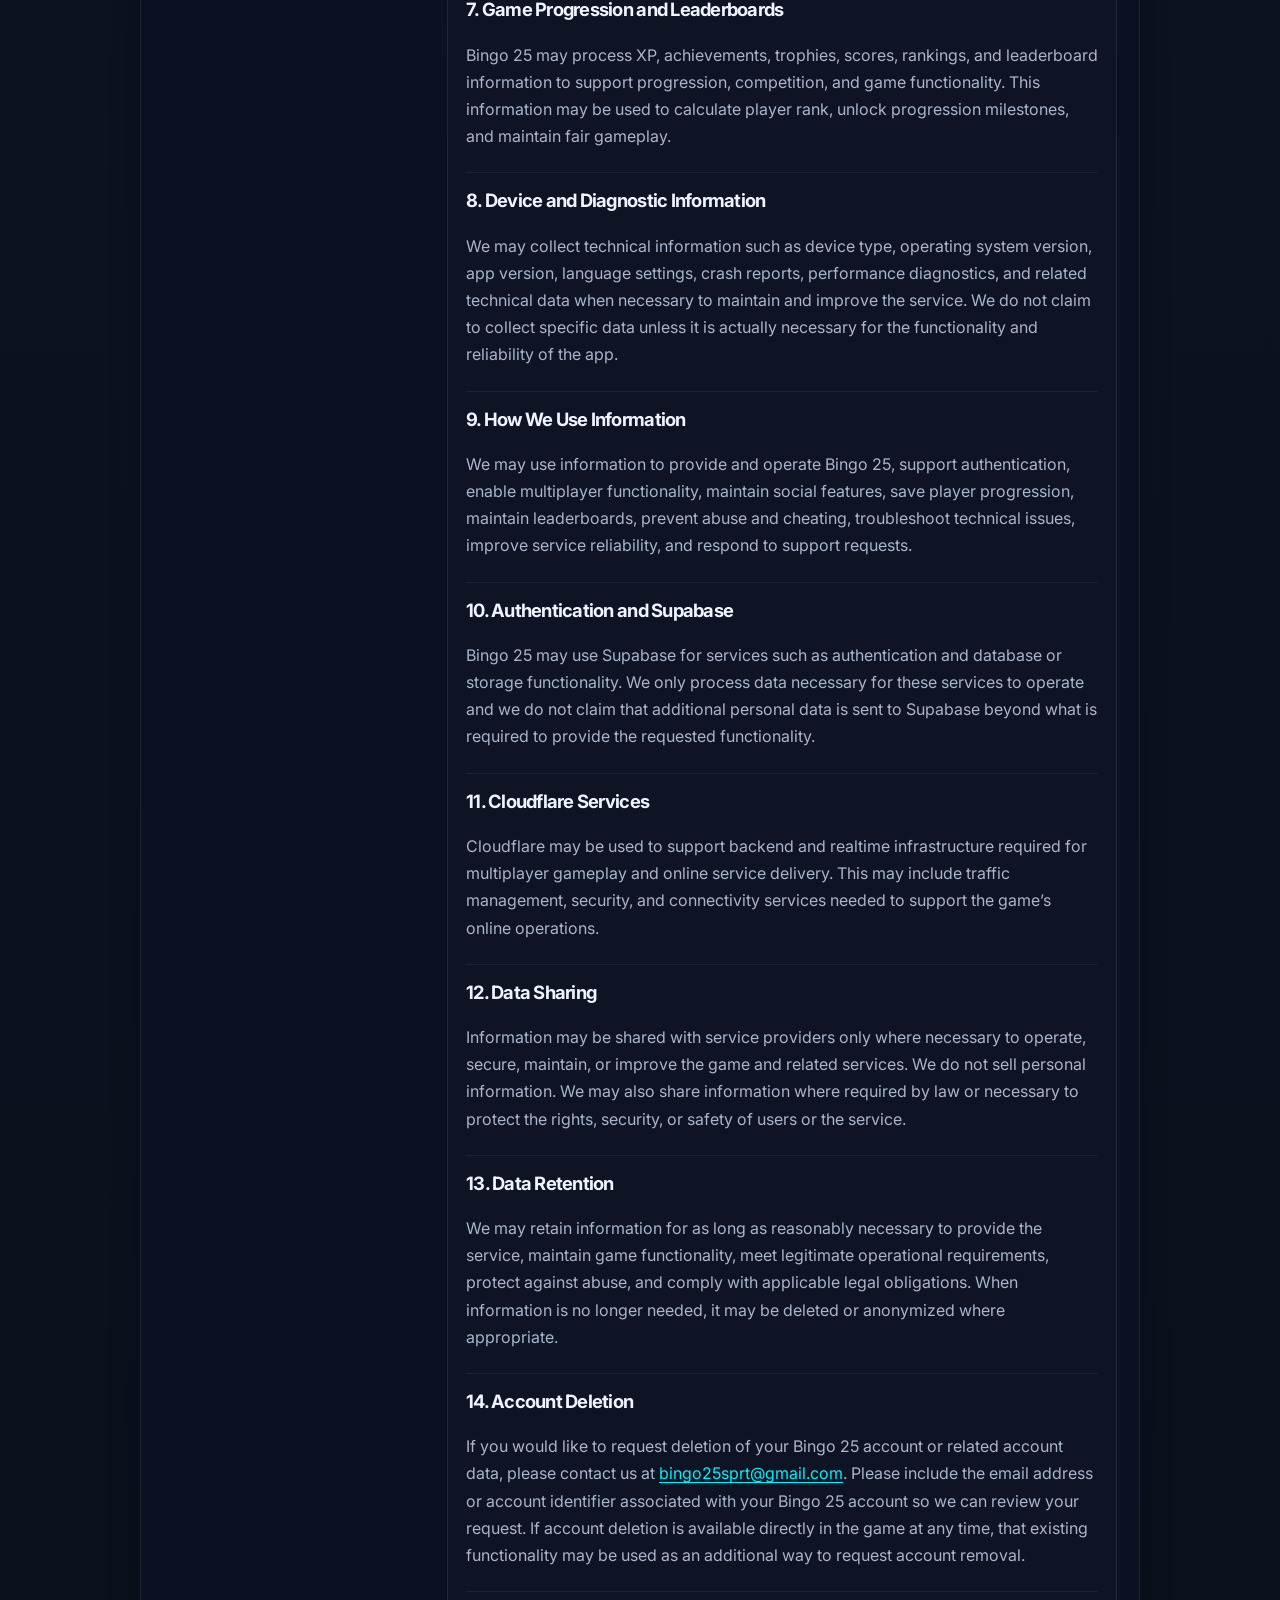
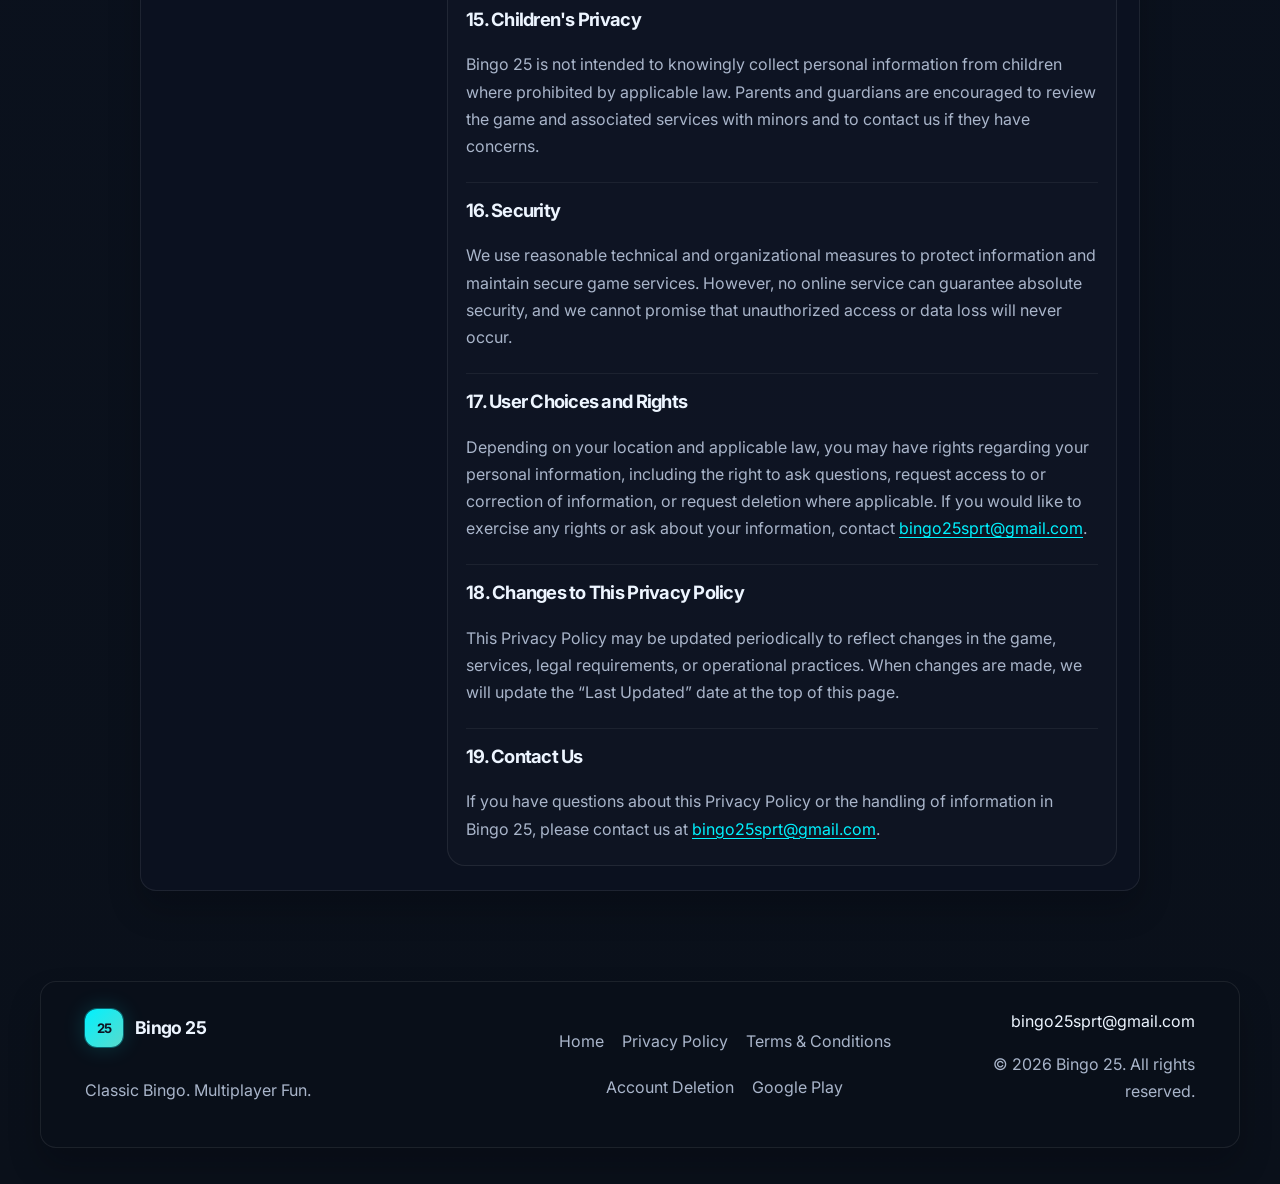
<file: privacy.html>
<!DOCTYPE html>
<html lang="en">
  <head>
    <meta charset="UTF-8" />
    <meta name="viewport" content="width=device-width, initial-scale=1.0" />
    <meta
      name="description"
      content="Privacy Policy for Bingo 25, a casual multiplayer bingo game."
    />
    <meta property="og:title" content="Bingo 25 – Privacy Policy" />
    <meta
      property="og:description"
      content="Privacy Policy for Bingo 25, a casual multiplayer bingo game."
    />
    <meta property="og:type" content="website" />
    <meta property="og:url" content="https://albinrejiar7.github.io/bingo_25_website/privacy.html" />
    <meta name="theme-color" content="#0D1322" />
    <link rel="canonical" href="https://albinrejiar7.github.io/bingo_25_website/privacy.html" />
    <title>Bingo 25 – Privacy Policy</title>
    <link rel="preconnect" href="https://fonts.googleapis.com" />
    <link rel="preconnect" href="https://fonts.gstatic.com" crossorigin />
    <link
      href="https://fonts.googleapis.com/css2?family=Inter:wght@400;500;600;700;800;900&display=swap"
      rel="stylesheet"
    />
    <link rel="stylesheet" href="styles.css" />
  </head>
  <body>
    <header class="site-header" id="top">
      <nav class="nav container" aria-label="Main navigation">
        <a href="index.html" class="brand" aria-label="Bingo 25 home">
          <span class="brand-mark">25</span>
          <span class="brand-text">Bingo 25</span>
        </a>

        <button
          class="nav-toggle"
          type="button"
          aria-expanded="false"
          aria-controls="nav-menu"
          aria-label="Toggle navigation menu"
        >
          <span></span>
          <span></span>
          <span></span>
        </button>

        <div class="nav-menu" id="nav-menu">
          <a href="index.html">Home</a>
          <a href="privacy.html" class="current-page">Privacy Policy</a>
          <a href="terms.html">Terms &amp; Conditions</a>
          <a href="delete-account.html">Account Deletion</a>
        </div>

        <a
          class="nav-cta button-primary"
          href="[PLAY_STORE_LINK]"
          target="_blank"
          rel="noreferrer noopener"
          aria-label="Get Bingo 25 on Google Play"
        >
          Get Bingo 25 on Google Play
        </a>
      </nav>
    </header>

    <main class="legal-page-shell">
      <div class="legal-page-card">
        <header class="legal-page-header">
          <p class="eyebrow">Privacy Policy</p>
          <h1>Privacy Policy</h1>
          <p class="legal-page-meta">Last Updated: September 4, 2026</p>
        </header>

        <div class="legal-page-layout">
          <aside class="legal-page-toc" aria-label="Privacy Policy contents">
            <h2>On this page</h2>
            <nav>
              <a href="#intro">Introduction</a>
              <a href="#collect">Information We Collect</a>
              <a href="#accounts">Account Information</a>
              <a href="#profile">Profile Information</a>
              <a href="#social">Friends and Social Features</a>
              <a href="#multiplayer">Online Multiplayer Data</a>
              <a href="#progression">Game Progression and Leaderboards</a>
              <a href="#device">Device and Diagnostic Information</a>
              <a href="#use">How We Use Information</a>
              <a href="#supabase">Authentication and Supabase</a>
              <a href="#cloudflare">Cloudflare Services</a>
              <a href="#sharing">Data Sharing</a>
              <a href="#retention">Data Retention</a>
              <a href="#deletion">Account Deletion</a>
              <a href="#children">Children&apos;s Privacy</a>
              <a href="#security">Security</a>
              <a href="#rights">User Choices and Rights</a>
              <a href="#changes">Changes to This Privacy Policy</a>
              <a href="#contact">Contact Us</a>
            </nav>
          </aside>

          <article class="legal-page-body">
            <section id="intro">
              <h2>1. Introduction</h2>
              <p>
                Bingo 25 respects your privacy. This Privacy Policy explains what information may be collected when you use Bingo 25,
                how that information is used, and the choices available to you. Bingo 25 is an independently developed game and service,
                and this policy describes the data handling practices associated with the game and its online features.
              </p>
            </section>

            <section id="collect">
              <h2>2. Information We Collect</h2>
              <p>
                We may collect information that you provide directly when using the game, information generated through gameplay, and technical
                information required to operate, secure, and improve the service. This may include account-related information, gameplay data,
                profile information, friend and room data, and diagnostics needed to maintain the app and its online features.
              </p>
            </section>

            <section id="accounts">
              <h2>3. Account Information</h2>
              <p>
                When you create or access a Bingo 25 account, we may process information associated with that account, such as login identifiers,
                authentication details, profile references, and account-related metadata required to provide access and maintain account security.
                Where applicable, authentication providers may be used to support sign-in, account creation, and related service functionality.
              </p>
            </section>

            <section id="profile">
              <h2>4. Profile Information</h2>
              <p>
                We may store profile information such as usernames, player identifiers, XP, trophies, achievements, leaderboard status, and other
                in-game profile details that help personalize the experience and support progression in Bingo 25.
              </p>
            </section>

            <section id="social">
              <h2>5. Friends and Social Features</h2>
              <p>
                To provide friend requests, friends lists, invites, private rooms, and social interactions, we may process information related to your
                social connections, room membership, invitations, and interaction history as required for these features to function.
              </p>
            </section>

            <section id="multiplayer">
              <h2>6. Online Multiplayer Data</h2>
              <p>
                Multiplayer functionality requires match and session information such as match identifiers, player participation, room information,
                lobby status, gameplay events, and game state information. This data is required to support realtime multiplayer gameplay, match
                progression, and online interaction between players.
              </p>
            </section>

            <section id="progression">
              <h2>7. Game Progression and Leaderboards</h2>
              <p>
                Bingo 25 may process XP, achievements, trophies, scores, rankings, and leaderboard information to support progression, competition,
                and game functionality. This information may be used to calculate player rank, unlock progression milestones, and maintain fair gameplay.
              </p>
            </section>

            <section id="device">
              <h2>8. Device and Diagnostic Information</h2>
              <p>
                We may collect technical information such as device type, operating system version, app version, language settings, crash reports,
                performance diagnostics, and related technical data when necessary to maintain and improve the service. We do not claim to collect
                specific data unless it is actually necessary for the functionality and reliability of the app.
              </p>
            </section>

            <section id="use">
              <h2>9. How We Use Information</h2>
              <p>
                We may use information to provide and operate Bingo 25, support authentication, enable multiplayer functionality, maintain social
                features, save player progression, maintain leaderboards, prevent abuse and cheating, troubleshoot technical issues, improve service
                reliability, and respond to support requests.
              </p>
            </section>

            <section id="supabase">
              <h2>10. Authentication and Supabase</h2>
              <p>
                Bingo 25 may use Supabase for services such as authentication and database or storage functionality. We only process data necessary for
                these services to operate and we do not claim that additional personal data is sent to Supabase beyond what is required to provide the
                requested functionality.
              </p>
            </section>

            <section id="cloudflare">
              <h2>11. Cloudflare Services</h2>
              <p>
                Cloudflare may be used to support backend and realtime infrastructure required for multiplayer gameplay and online service delivery.
                This may include traffic management, security, and connectivity services needed to support the game’s online operations.
              </p>
            </section>

            <section id="sharing">
              <h2>12. Data Sharing</h2>
              <p>
                Information may be shared with service providers only where necessary to operate, secure, maintain, or improve the game and related
                services. We do not sell personal information. We may also share information where required by law or necessary to protect the rights,
                security, or safety of users or the service.
              </p>
            </section>

            <section id="retention">
              <h2>13. Data Retention</h2>
              <p>
                We may retain information for as long as reasonably necessary to provide the service, maintain game functionality, meet legitimate
                operational requirements, protect against abuse, and comply with applicable legal obligations. When information is no longer needed,
                it may be deleted or anonymized where appropriate.
              </p>
            </section>

            <section id="deletion">
              <h2>14. Account Deletion</h2>
              <p>
                If you would like to request deletion of your Bingo 25 account or related account data, please contact us at
                <a href="mailto:bingo25sprt@gmail.com">bingo25sprt@gmail.com</a>. Please include the email address or account identifier associated
                with your Bingo 25 account so we can review your request. If account deletion is available directly in the game at any time, that
                existing functionality may be used as an additional way to request account removal.
              </p>
            </section>

            <section id="children">
              <h2>15. Children&apos;s Privacy</h2>
              <p>
                Bingo 25 is not intended to knowingly collect personal information from children where prohibited by applicable law. Parents and
                guardians are encouraged to review the game and associated services with minors and to contact us if they have concerns.
              </p>
            </section>

            <section id="security">
              <h2>16. Security</h2>
              <p>
                We use reasonable technical and organizational measures to protect information and maintain secure game services. However, no online
                service can guarantee absolute security, and we cannot promise that unauthorized access or data loss will never occur.
              </p>
            </section>

            <section id="rights">
              <h2>17. User Choices and Rights</h2>
              <p>
                Depending on your location and applicable law, you may have rights regarding your personal information, including the right to ask
                questions, request access to or correction of information, or request deletion where applicable. If you would like to exercise any
                rights or ask about your information, contact <a href="mailto:bingo25sprt@gmail.com">bingo25sprt@gmail.com</a>.
              </p>
            </section>

            <section id="changes">
              <h2>18. Changes to This Privacy Policy</h2>
              <p>
                This Privacy Policy may be updated periodically to reflect changes in the game, services, legal requirements, or operational practices.
                When changes are made, we will update the “Last Updated” date at the top of this page.
              </p>
            </section>

            <section id="contact">
              <h2>19. Contact Us</h2>
              <p>
                If you have questions about this Privacy Policy or the handling of information in Bingo 25, please contact us at
                <a href="mailto:bingo25sprt@gmail.com">bingo25sprt@gmail.com</a>.
              </p>
            </section>
          </article>
        </div>
      </div>
    </main>

    <footer class="site-footer">
      <div class="container footer-grid">
        <div>
          <a href="index.html" class="brand footer-brand">
            <span class="brand-mark">25</span>
            <span class="brand-text">Bingo 25</span>
          </a>
          <p>Classic Bingo. Multiplayer Fun.</p>
        </div>

        <nav class="footer-nav" aria-label="Footer navigation">
          <a href="index.html">Home</a>
          <a href="privacy.html">Privacy Policy</a>
          <a href="terms.html">Terms &amp; Conditions</a>
          <a href="delete-account.html">Account Deletion</a>
          <a href="[PLAY_STORE_LINK]" target="_blank" rel="noreferrer noopener">Google Play</a>
        </nav>

        <div class="footer-contact">
          <a href="mailto:bingo25sprt@gmail.com">bingo25sprt@gmail.com</a>
          <p>© 2026 Bingo 25. All rights reserved.</p>
        </div>
      </div>
    </footer>

    <script src="script.js"></script>
  </body>
</html>
</file>
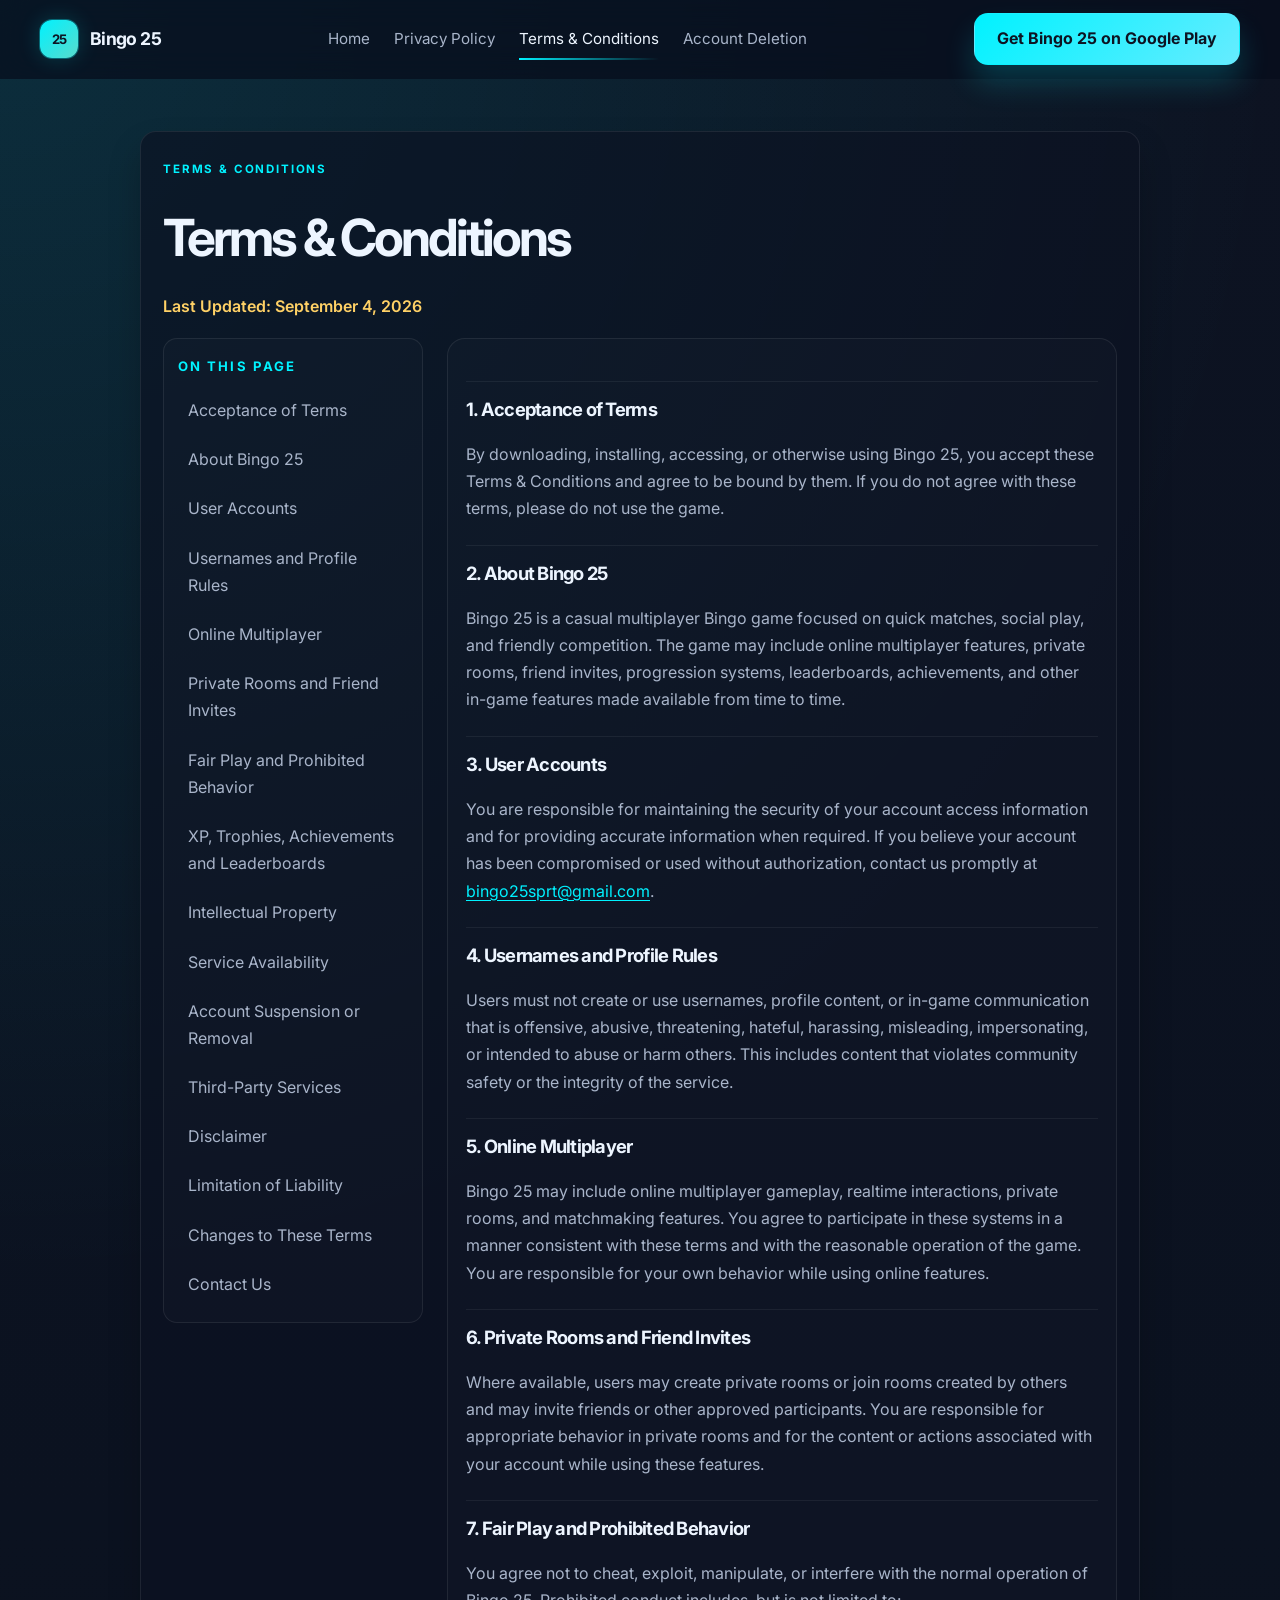
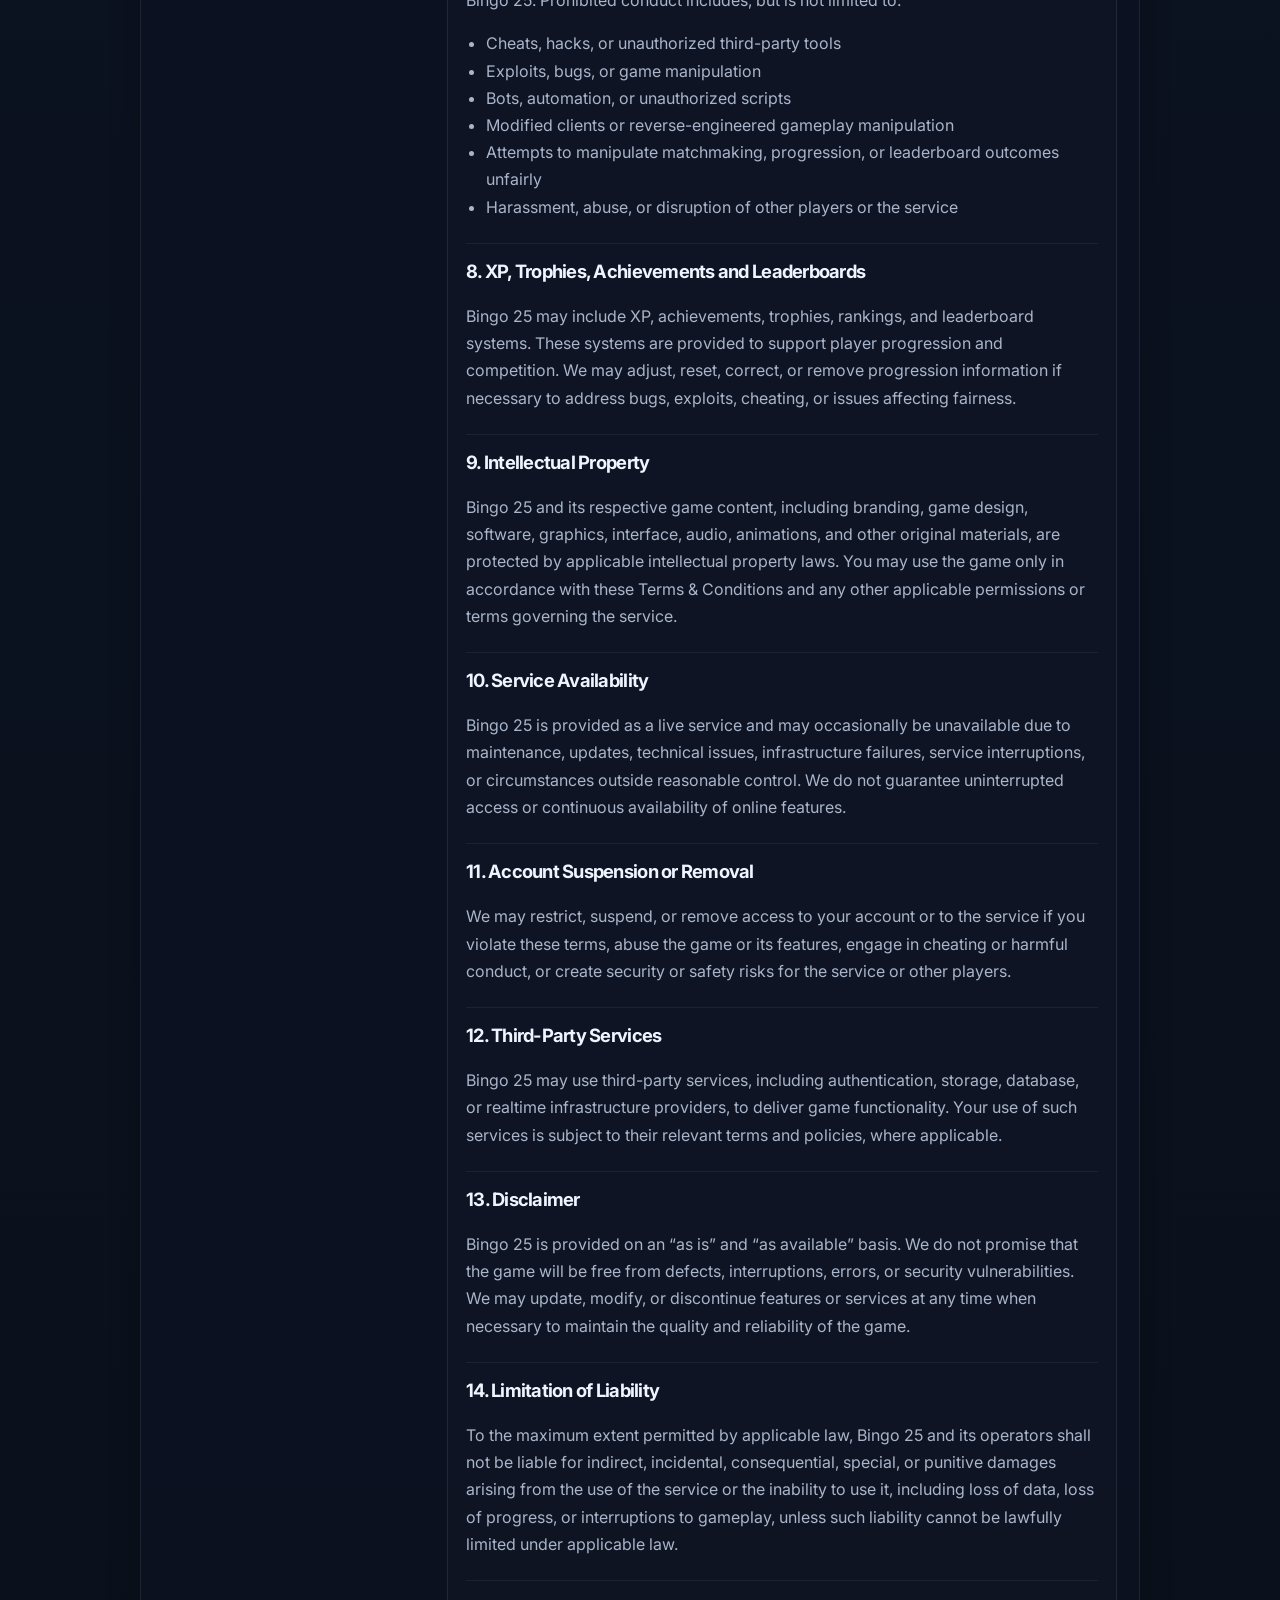
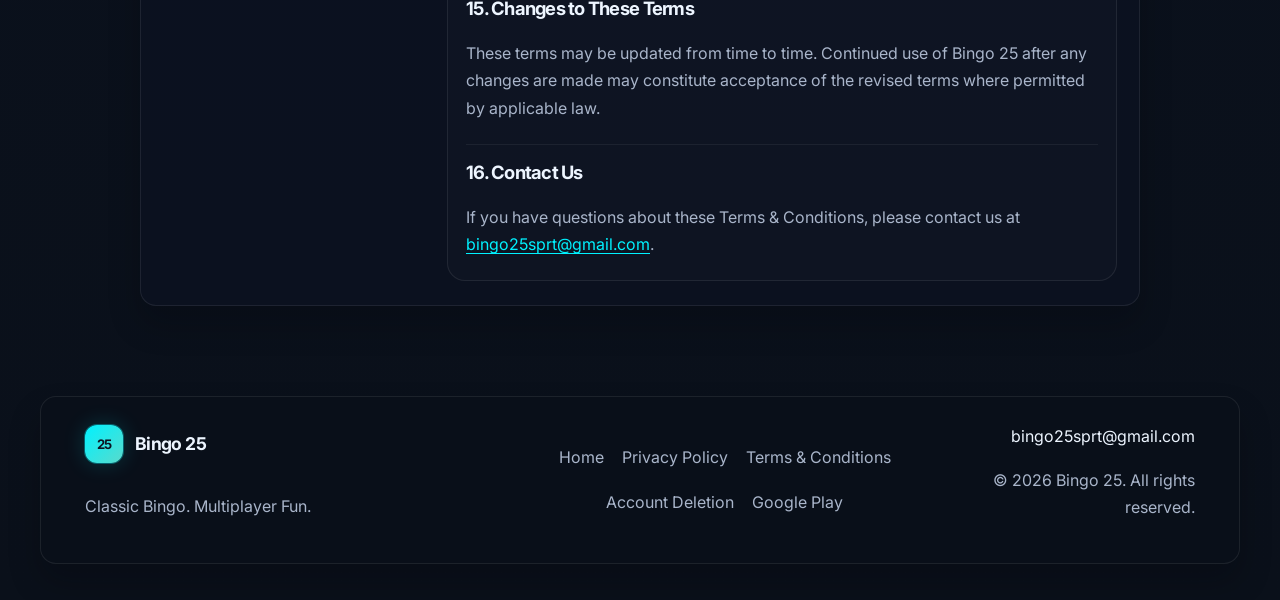
<file: terms.html>
<!DOCTYPE html>
<html lang="en">
  <head>
    <meta charset="UTF-8" />
    <meta name="viewport" content="width=device-width, initial-scale=1.0" />
    <meta
      name="description"
      content="Terms and Conditions for Bingo 25."
    />
    <meta property="og:title" content="Bingo 25 – Terms & Conditions" />
    <meta
      property="og:description"
      content="Terms and Conditions for Bingo 25."
    />
    <meta property="og:type" content="website" />
    <meta property="og:url" content="https://albinrejiar7.github.io/bingo_25_website/terms.html" />
    <meta name="theme-color" content="#0D1322" />
    <link rel="canonical" href="https://albinrejiar7.github.io/bingo_25_website/terms.html" />
    <title>Bingo 25 – Terms & Conditions</title>
    <link rel="preconnect" href="https://fonts.googleapis.com" />
    <link rel="preconnect" href="https://fonts.gstatic.com" crossorigin />
    <link
      href="https://fonts.googleapis.com/css2?family=Inter:wght@400;500;600;700;800;900&display=swap"
      rel="stylesheet"
    />
    <link rel="stylesheet" href="styles.css" />
  </head>
  <body>
    <header class="site-header" id="top">
      <nav class="nav container" aria-label="Main navigation">
        <a href="index.html" class="brand" aria-label="Bingo 25 home">
          <span class="brand-mark">25</span>
          <span class="brand-text">Bingo 25</span>
        </a>

        <button
          class="nav-toggle"
          type="button"
          aria-expanded="false"
          aria-controls="nav-menu"
          aria-label="Toggle navigation menu"
        >
          <span></span>
          <span></span>
          <span></span>
        </button>

        <div class="nav-menu" id="nav-menu">
          <a href="index.html">Home</a>
          <a href="privacy.html">Privacy Policy</a>
          <a href="terms.html" class="current-page">Terms &amp; Conditions</a>
          <a href="delete-account.html">Account Deletion</a>
        </div>

        <a
          class="nav-cta button-primary"
          href="[PLAY_STORE_LINK]"
          target="_blank"
          rel="noreferrer noopener"
          aria-label="Get Bingo 25 on Google Play"
        >
          Get Bingo 25 on Google Play
        </a>
      </nav>
    </header>

    <main class="legal-page-shell">
      <div class="legal-page-card">
        <header class="legal-page-header">
          <p class="eyebrow">Terms &amp; Conditions</p>
          <h1>Terms &amp; Conditions</h1>
          <p class="legal-page-meta">Last Updated: September 4, 2026</p>
        </header>

        <div class="legal-page-layout">
          <aside class="legal-page-toc" aria-label="Terms and Conditions contents">
            <h2>On this page</h2>
            <nav>
              <a href="#acceptance">Acceptance of Terms</a>
              <a href="#about">About Bingo 25</a>
              <a href="#accounts">User Accounts</a>
              <a href="#usernames">Usernames and Profile Rules</a>
              <a href="#multiplayer">Online Multiplayer</a>
              <a href="#rooms">Private Rooms and Friend Invites</a>
              <a href="#fairplay">Fair Play and Prohibited Behavior</a>
              <a href="#progression">XP, Trophies, Achievements and Leaderboards</a>
              <a href="#ip">Intellectual Property</a>
              <a href="#availability">Service Availability</a>
              <a href="#suspension">Account Suspension or Removal</a>
              <a href="#thirdparty">Third-Party Services</a>
              <a href="#disclaimer">Disclaimer</a>
              <a href="#liability">Limitation of Liability</a>
              <a href="#changes">Changes to These Terms</a>
              <a href="#contact">Contact Us</a>
            </nav>
          </aside>

          <article class="legal-page-body">
            <section id="acceptance">
              <h2>1. Acceptance of Terms</h2>
              <p>
                By downloading, installing, accessing, or otherwise using Bingo 25, you accept these Terms &amp; Conditions and agree to be bound by them.
                If you do not agree with these terms, please do not use the game.
              </p>
            </section>

            <section id="about">
              <h2>2. About Bingo 25</h2>
              <p>
                Bingo 25 is a casual multiplayer Bingo game focused on quick matches, social play, and friendly competition. The game may include
                online multiplayer features, private rooms, friend invites, progression systems, leaderboards, achievements, and other in-game features
                made available from time to time.
              </p>
            </section>

            <section id="accounts">
              <h2>3. User Accounts</h2>
              <p>
                You are responsible for maintaining the security of your account access information and for providing accurate information when required.
                If you believe your account has been compromised or used without authorization, contact us promptly at
                <a href="mailto:bingo25sprt@gmail.com">bingo25sprt@gmail.com</a>.
              </p>
            </section>

            <section id="usernames">
              <h2>4. Usernames and Profile Rules</h2>
              <p>
                Users must not create or use usernames, profile content, or in-game communication that is offensive, abusive, threatening, hateful,
                harassing, misleading, impersonating, or intended to abuse or harm others. This includes content that violates community safety or the
                integrity of the service.
              </p>
            </section>

            <section id="multiplayer">
              <h2>5. Online Multiplayer</h2>
              <p>
                Bingo 25 may include online multiplayer gameplay, realtime interactions, private rooms, and matchmaking features. You agree to participate
                in these systems in a manner consistent with these terms and with the reasonable operation of the game. You are responsible for your own
                behavior while using online features.
              </p>
            </section>

            <section id="rooms">
              <h2>6. Private Rooms and Friend Invites</h2>
              <p>
                Where available, users may create private rooms or join rooms created by others and may invite friends or other approved participants.
                You are responsible for appropriate behavior in private rooms and for the content or actions associated with your account while using
                these features.
              </p>
            </section>

            <section id="fairplay">
              <h2>7. Fair Play and Prohibited Behavior</h2>
              <p>
                You agree not to cheat, exploit, manipulate, or interfere with the normal operation of Bingo 25. Prohibited conduct includes, but is not
                limited to:
              </p>
              <ul>
                <li>Cheats, hacks, or unauthorized third-party tools</li>
                <li>Exploits, bugs, or game manipulation</li>
                <li>Bots, automation, or unauthorized scripts</li>
                <li>Modified clients or reverse-engineered gameplay manipulation</li>
                <li>Attempts to manipulate matchmaking, progression, or leaderboard outcomes unfairly</li>
                <li>Harassment, abuse, or disruption of other players or the service</li>
              </ul>
            </section>

            <section id="progression">
              <h2>8. XP, Trophies, Achievements and Leaderboards</h2>
              <p>
                Bingo 25 may include XP, achievements, trophies, rankings, and leaderboard systems. These systems are provided to support player
                progression and competition. We may adjust, reset, correct, or remove progression information if necessary to address bugs, exploits,
                cheating, or issues affecting fairness.
              </p>
            </section>

            <section id="ip">
              <h2>9. Intellectual Property</h2>
              <p>
                Bingo 25 and its respective game content, including branding, game design, software, graphics, interface, audio, animations, and other
                original materials, are protected by applicable intellectual property laws. You may use the game only in accordance with these Terms &amp;
                Conditions and any other applicable permissions or terms governing the service.
              </p>
            </section>

            <section id="availability">
              <h2>10. Service Availability</h2>
              <p>
                Bingo 25 is provided as a live service and may occasionally be unavailable due to maintenance, updates, technical issues, infrastructure
                failures, service interruptions, or circumstances outside reasonable control. We do not guarantee uninterrupted access or continuous
                availability of online features.
              </p>
            </section>

            <section id="suspension">
              <h2>11. Account Suspension or Removal</h2>
              <p>
                We may restrict, suspend, or remove access to your account or to the service if you violate these terms, abuse the game or its features,
                engage in cheating or harmful conduct, or create security or safety risks for the service or other players.
              </p>
            </section>

            <section id="thirdparty">
              <h2>12. Third-Party Services</h2>
              <p>
                Bingo 25 may use third-party services, including authentication, storage, database, or realtime infrastructure providers, to deliver game
                functionality. Your use of such services is subject to their relevant terms and policies, where applicable.
              </p>
            </section>

            <section id="disclaimer">
              <h2>13. Disclaimer</h2>
              <p>
                Bingo 25 is provided on an “as is” and “as available” basis. We do not promise that the game will be free from defects, interruptions,
                errors, or security vulnerabilities. We may update, modify, or discontinue features or services at any time when necessary to maintain
                the quality and reliability of the game.
              </p>
            </section>

            <section id="liability">
              <h2>14. Limitation of Liability</h2>
              <p>
                To the maximum extent permitted by applicable law, Bingo 25 and its operators shall not be liable for indirect, incidental, consequential,
                special, or punitive damages arising from the use of the service or the inability to use it, including loss of data, loss of progress, or
                interruptions to gameplay, unless such liability cannot be lawfully limited under applicable law.
              </p>
            </section>

            <section id="changes">
              <h2>15. Changes to These Terms</h2>
              <p>
                These terms may be updated from time to time. Continued use of Bingo 25 after any changes are made may constitute acceptance of the revised
                terms where permitted by applicable law.
              </p>
            </section>

            <section id="contact">
              <h2>16. Contact Us</h2>
              <p>
                If you have questions about these Terms &amp; Conditions, please contact us at
                <a href="mailto:bingo25sprt@gmail.com">bingo25sprt@gmail.com</a>.
              </p>
            </section>
          </article>
        </div>
      </div>
    </main>

    <footer class="site-footer">
      <div class="container footer-grid">
        <div>
          <a href="index.html" class="brand footer-brand">
            <span class="brand-mark">25</span>
            <span class="brand-text">Bingo 25</span>
          </a>
          <p>Classic Bingo. Multiplayer Fun.</p>
        </div>

        <nav class="footer-nav" aria-label="Footer navigation">
          <a href="index.html">Home</a>
          <a href="privacy.html">Privacy Policy</a>
          <a href="terms.html">Terms &amp; Conditions</a>
          <a href="delete-account.html">Account Deletion</a>
          <a href="[PLAY_STORE_LINK]" target="_blank" rel="noreferrer noopener">Google Play</a>
        </nav>

        <div class="footer-contact">
          <a href="mailto:bingo25sprt@gmail.com">bingo25sprt@gmail.com</a>
          <p>© 2026 Bingo 25. All rights reserved.</p>
        </div>
      </div>
    </footer>

    <script src="script.js"></script>
  </body>
</html>
</file>
<file: styles.css>
:root {
  --bg-900: #0d1322;
  --bg-800: #0b1220;
  --bg-700: #111b2d;
  --panel: rgba(17, 27, 45, 0.8);
  --panel-strong: rgba(12, 18, 30, 0.95);
  --panel-soft: rgba(255, 255, 255, 0.02);
  --cyan: #00f2ff;
  --cyan-soft: rgba(0, 242, 255, 0.12);
  --teal: #62f0df;
  --gold: #ffd166;
  --gold-strong: #f8b84e;
  --white: #edf5ff;
  --muted: #a9b5ca;
  --line: rgba(255, 255, 255, 0.08);
  --shadow: 0 20px 50px rgba(0, 0, 0, 0.28);
  --radius: 16px;
  --content-max: 1200px;
  --legal-max: 1000px;
}

* {
  box-sizing: border-box;
}

html {
  scroll-behavior: smooth;
}

body {
  margin: 0;
  font-family: "Inter", sans-serif;
  background:
    radial-gradient(circle at top left, rgba(0, 242, 255, 0.12), transparent 32%),
    linear-gradient(180deg, var(--bg-900) 0%, var(--bg-800) 40%, #0a101a 100%);
  color: var(--white);
  line-height: 1.7;
}

img {
  max-width: 100%;
  display: block;
}

a {
  color: inherit;
  text-decoration: none;
}

button,
input,
textarea,
select {
  font: inherit;
}

button {
  cursor: pointer;
}

.container {
  width: min(var(--content-max), calc(100% - 32px));
  margin: 0 auto;
}

.section-shell {
  padding: 110px 0;
}

.site-header {
  position: sticky;
  top: 0;
  z-index: 30;
  backdrop-filter: blur(16px);
  background: rgba(8, 14, 29, 0.74);
  border-bottom: 1px solid transparent;
  transition: border-color 200ms ease, background 200ms ease, box-shadow 200ms ease;
}

.site-header.scrolled {
  border-color: var(--line);
  box-shadow: 0 10px 30px rgba(0, 0, 0, 0.15);
}

.nav {
  display: flex;
  align-items: center;
  justify-content: space-between;
  min-height: 78px;
  gap: 20px;
}

.brand {
  display: inline-flex;
  align-items: center;
  gap: 12px;
  font-weight: 700;
  letter-spacing: -0.04em;
}

.brand-mark {
  display: inline-flex;
  align-items: center;
  justify-content: center;
  width: 38px;
  height: 38px;
  border-radius: 12px;
  background: linear-gradient(135deg, var(--cyan), rgba(98, 240, 223, 0.9));
  color: var(--bg-900);
  font-size: 0.82rem;
  box-shadow: 0 0 0 1px rgba(0, 242, 255, 0.32), 0 0 22px rgba(0, 242, 255, 0.18);
}

.brand-text {
  font-size: 1.1rem;
}

.nav-menu {
  display: flex;
  align-items: center;
  gap: 24px;
  color: var(--muted);
  font-size: 0.95rem;
}

.nav-menu a {
  position: relative;
  transition: color 180ms ease;
}

.nav-menu a.current-page {
  color: var(--white);
}

.nav-menu a::after {
  content: "";
  position: absolute;
  left: 0;
  bottom: -8px;
  width: 100%;
  height: 2px;
  background: linear-gradient(90deg, var(--cyan), transparent);
  transform: scaleX(0);
  transform-origin: left;
  transition: transform 180ms ease;
}

.nav-menu a:hover,
.nav-menu a:focus-visible {
  color: var(--white);
}

.nav-menu a:hover::after,
.nav-menu a:focus-visible::after,
.nav-menu a.current-page::after {
  transform: scaleX(1);
}

.button-primary,
.button-secondary {
  display: inline-flex;
  align-items: center;
  justify-content: center;
  min-height: 52px;
  padding: 0 22px;
  border-radius: 14px;
  border: 1px solid transparent;
  font-weight: 700;
  transition: transform 180ms ease, box-shadow 180ms ease, border-color 180ms ease, background 180ms ease;
}

.button-primary {
  background: linear-gradient(135deg, var(--cyan), #66ecff);
  color: var(--bg-900);
  box-shadow: 0 18px 30px rgba(0, 242, 255, 0.18);
}

.button-primary:hover,
.button-primary:focus-visible {
  transform: translateY(-1px);
  box-shadow: 0 22px 38px rgba(0, 242, 255, 0.22);
}

.button-secondary {
  border-color: rgba(255, 255, 255, 0.12);
  background: rgba(255, 255, 255, 0.02);
  color: var(--white);
}

.button-secondary:hover,
.button-secondary:focus-visible {
  transform: translateY(-1px);
  border-color: rgba(0, 242, 255, 0.32);
}

.nav-toggle {
  display: none;
  width: 44px;
  height: 44px;
  background: transparent;
  border: 1px solid var(--line);
  border-radius: 12px;
  align-items: center;
  justify-content: center;
  flex-direction: column;
  gap: 5px;
}

.nav-toggle span {
  display: block;
  width: 18px;
  height: 2px;
  background: var(--white);
  border-radius: 999px;
}

.hero {
  padding: 80px 0 60px;
}

.hero-grid {
  display: grid;
  grid-template-columns: 1.05fr 0.95fr;
  align-items: center;
  gap: 60px;
}

.eyebrow {
  margin: 0 0 14px;
  color: var(--cyan);
  text-transform: uppercase;
  letter-spacing: 0.16em;
  font-size: 0.72rem;
  font-weight: 700;
}

.hero-copy h1,
.section-heading h3,
.about-copy h3,
.download h3,
.legal-header h3 {
  margin: 0;
  letter-spacing: -0.06em;
  line-height: 1.02;
}

.hero-copy h1 {
  font-size: clamp(3.3rem, 5vw, 5.5rem);
}

.hero-copy h2 {
  margin: 12px 0 19px;
  font-size: clamp(2rem, 3vw, 3.1rem);
  letter-spacing: -0.05em;
  color: var(--white);
}

.lead {
  max-width: 620px;
  margin: 0;
  color: var(--muted);
  font-size: 1.1rem;
}

.tagline {
  margin-top: 18px;
  color: var(--gold);
  font-weight: 600;
}

.hero-actions {
  display: flex;
  flex-wrap: wrap;
  gap: 16px;
  margin-top: 28px;
}

.hero-meta {
  display: flex;
  flex-wrap: wrap;
  gap: 12px;
  padding: 0;
  margin: 28px 0 0;
  list-style: none;
}

.hero-meta li {
  padding: 10px 14px;
  border-radius: 999px;
  border: 1px solid rgba(0, 242, 255, 0.18);
  background: rgba(0, 242, 255, 0.05);
  color: var(--muted);
  font-size: 0.9rem;
}

.hero-visual {
  position: relative;
}

.visual-scene {
  position: relative;
  width: min(100%, 560px);
  margin-left: auto;
  aspect-ratio: 1 / 1.02;
  border-radius: 32px;
  background: linear-gradient(180deg, rgba(15, 22, 36, 0.9), rgba(10, 17, 28, 0.95));
  border: 1px solid rgba(255, 255, 255, 0.06);
  box-shadow: var(--shadow);
  overflow: hidden;
}

.board-glow {
  position: absolute;
  inset: 14% 12% 18% 12%;
  border-radius: 28px;
  background: radial-gradient(circle, rgba(0, 242, 255, 0.22), rgba(0, 242, 255, 0.06) 30%, transparent 72%);
  filter: blur(18px);
}

.bingo-board {
  position: absolute;
  inset: 18% 13% auto 13%;
  display: grid;
  gap: 10px;
  background: rgba(9, 15, 23, 0.9);
  border: 1px solid rgba(255, 255, 255, 0.06);
  border-radius: 20px;
  padding: 18px 16px;
  box-shadow: 0 20px 34px rgba(0, 0, 0, 0.24);
}

.board-row {
  display: grid;
  grid-template-columns: repeat(5, minmax(0, 1fr));
  gap: 10px;
}

.tile {
  display: grid;
  place-items: center;
  min-height: 54px;
  border-radius: 12px;
  background: rgba(255, 255, 255, 0.03);
  border: 1px solid rgba(255, 255, 255, 0.06);
  color: var(--white);
  font-weight: 800;
  font-size: clamp(0.8rem, 1.8vw, 1rem);
}

.tile.selected {
  background: linear-gradient(135deg, rgba(0, 242, 255, 0.18), rgba(0, 242, 255, 0.1));
  border-color: rgba(0, 242, 255, 0.55);
  color: var(--cyan);
  box-shadow: inset 0 0 18px rgba(0, 242, 255, 0.08), 0 0 16px rgba(0, 242, 255, 0.12);
}

.floating-ball,
.achievement {
  position: absolute;
  display: grid;
  place-items: center;
  border-radius: 50%;
  border: 1px solid rgba(255, 255, 255, 0.08);
  font-weight: 800;
  box-shadow: 0 12px 22px rgba(0, 0, 0, 0.18);
  animation: float 6s ease-in-out infinite;
}

.floating-ball {
  width: 58px;
  height: 58px;
  background: linear-gradient(135deg, rgba(255, 209, 102, 0.22), rgba(255, 255, 255, 0.05));
  color: var(--gold);
}

.ball-one {
  top: 7%;
  left: 7%;
}

.ball-two {
  top: 15%;
  right: 9%;
  animation-delay: 1.1s;
}

.ball-three {
  bottom: 9%;
  left: 12%;
  animation-delay: 2.2s;
}

.achievement {
  width: 72px;
  height: 72px;
  background: rgba(17, 27, 45, 0.8);
  font-size: 2rem;
}

.accent-gold {
  right: 12%;
  bottom: 13%;
  color: var(--gold);
}

.accent-cyan {
  top: 58%;
  right: 3%;
  color: var(--cyan);
}

.feature-grid,
.steps-grid {
  display: grid;
  grid-template-columns: repeat(3, minmax(0, 1fr));
  gap: 24px;
}

.section-heading {
  margin-bottom: 42px;
  text-align: center;
}

.section-heading h3,
.about-copy h3,
.download h3,
.legal-header h3 {
  font-size: clamp(2.2rem, 4vw, 3.1rem);
}

.feature-card,
.step-card,
.legal-hub,
.site-footer,
.legal-copy,
.phone-shell,
.center-box,
.legal-page-card,
.legal-link-card {
  border: 1px solid var(--line);
  border-radius: var(--radius);
  background: rgba(13, 19, 34, 0.68);
  box-shadow: 0 18px 32px rgba(2, 5, 11, 0.22);
}

.feature-card,
.step-card {
  padding: 28px 22px;
}

.legal-links {
  display: grid;
  grid-template-columns: repeat(2, minmax(0, 1fr));
  gap: 22px;
}

.legal-link-card {
  padding: 28px 24px;
}

.legal-link-card h4 {
  margin: 0 0 10px;
  font-size: 1.8rem;
  letter-spacing: -0.05em;
}

.legal-link-card p {
  color: var(--muted);
}

.legal-link-card .button-secondary {
  margin-top: 10px;
}

.legal-page-shell {
  padding: 52px 0 90px;
}

.legal-page-card {
  width: min(var(--legal-max), calc(100% - 22px));
  margin: 0 auto;
  padding: 28px 22px 24px;
}

.legal-page-header {
  margin-bottom: 18px;
}

.legal-page-header h1 {
  margin: 0;
  font-size: clamp(2.3rem, 4vw, 3.2rem);
  letter-spacing: -0.06em;
}

.legal-page-meta {
  margin: 12px 0 0;
  font-weight: 600;
  color: var(--gold);
}

.legal-page-layout {
  display: grid;
  grid-template-columns: 260px minmax(0, 1fr);
  gap: 24px;
  align-items: start;
}

.legal-page-toc {
  position: sticky;
  top: 100px;
  padding: 16px 14px;
  border: 1px solid var(--line);
  border-radius: 14px;
  background: rgba(255, 255, 255, 0.015);
}

.legal-page-toc h2 {
  margin: 0 0 12px;
  font-size: 0.82rem;
  text-transform: uppercase;
  letter-spacing: 0.16em;
  color: var(--cyan);
}

.legal-page-toc nav {
  display: flex;
  flex-direction: column;
  gap: 6px;
}

.legal-page-toc a {
  color: var(--muted);
  padding: 8px 10px;
  border-radius: 10px;
}

.legal-page-toc a:hover,
.legal-page-toc a:focus-visible {
  color: var(--white);
  background: rgba(0, 242, 255, 0.04);
}

.legal-page-body {
  padding: 20px 18px 6px;
  border: 1px solid var(--line);
  border-radius: 18px;
  background: rgba(255, 255, 255, 0.015);
}

.legal-page-body section {
  padding-top: 12px;
  border-top: 1px solid rgba(255, 255, 255, 0.06);
  margin-top: 22px;
}

.legal-page-body h2,
.legal-page-body h3 {
  margin: 0 0 12px;
  letter-spacing: -0.04em;
}

.legal-page-body h2 {
  font-size: 1.15rem;
}

.legal-page-body h3 {
  font-size: 1.5rem;
}

.legal-page-body p,
.legal-page-body li {
  color: var(--muted);
}

.legal-page-body a {
  color: var(--cyan);
  text-decoration: underline;
  text-decoration-thickness: 1px;
  text-underline-offset: 3px;
}

.legal-page-body ul,
.legal-page-body ol {
  margin: 10px 0 0 20px;
  padding: 0;
}

.legal-page-body .notice {
  padding: 16px 18px;
  border-left: 3px solid var(--gold);
  border-radius: 12px;
  background: rgba(255, 209, 102, 0.06);
  color: var(--white);
}

@media (max-width: 980px) {
  .legal-links,
  .legal-page-layout {
    grid-template-columns: 1fr;
  }

  .legal-page-toc {
    position: static;
  }
}

.icon-wrap {
  display: grid;
  place-items: center;
  width: 54px;
  height: 54px;
  border-radius: 14px;
  margin-bottom: 18px;
  font-size: 1.5rem;
}

.icon-wrap.cyan {
  background: rgba(0, 242, 255, 0.08);
  box-shadow: inset 0 0 0 1px rgba(0, 242, 255, 0.1);
}

.icon-wrap.gold {
  background: rgba(255, 209, 102, 0.08);
  box-shadow: inset 0 0 0 1px rgba(255, 209, 102, 0.1);
}

.feature-card h4,
.step-card h4 {
  margin: 0 0 10px;
  font-size: 1.25rem;
}

.feature-card p,
.step-card p,
.about-copy p,
.site-footer p,
.draw-note,
.legal-copy p,
.legal-copy li {
  color: var(--muted);
}

.split-layout {
  display: grid;
  grid-template-columns: 1.05fr 0.95fr;
  align-items: center;
  gap: 42px;
}

.about-copy p {
  margin: 18px 0 0;
  font-size: 1.1rem;
}

.game-showcase {
  display: flex;
  justify-content: center;
}

.phone-shell {
  width: min(100%, 420px);
  padding: 18px 18px 12px;
  background: linear-gradient(180deg, rgba(18, 26, 42, 0.9), rgba(8, 12, 20, 0.96));
}

.phone-notch {
  width: 136px;
  height: 18px;
  border-radius: 999px;
  background: rgba(5, 9, 18, 0.9);
  border: 1px solid rgba(255, 255, 255, 0.05);
  margin: 0 auto 18px;
}

.phone-screen {
  background: rgba(9, 15, 23, 0.9);
  border-radius: 24px;
  border: 1px solid rgba(255, 255, 255, 0.06);
  padding: 18px 16px;
}

.mini-header,
.mini-row {
  display: flex;
  align-items: center;
  justify-content: space-between;
}

.mini-header {
  margin-bottom: 14px;
  color: var(--white);
  font-weight: 600;
}

.online-pill {
  display: inline-flex;
  align-items: center;
  gap: 6px;
  padding: 4px 10px;
  border-radius: 999px;
  background: rgba(0, 242, 255, 0.08);
  color: var(--cyan);
  font-size: 0.7rem;
}

.online-pill::before {
  content: "";
  display: block;
  width: 8px;
  height: 8px;
  border-radius: 50%;
  background: var(--cyan);
}

.mini-card {
  padding: 16px 14px;
  border-radius: 18px;
  border: 1px solid rgba(255, 255, 255, 0.06);
}

.card-primary {
  background: rgba(255, 255, 255, 0.02);
}

.mini-label {
  display: inline-block;
  margin-bottom: 12px;
  color: var(--muted);
  font-size: 0.8rem;
}

.mini-grid {
  display: grid;
  grid-template-columns: repeat(5, minmax(0, 1fr));
  gap: 8px;
}

.mini-cell {
  display: grid;
  place-items: center;
  min-height: 32px;
  font-size: 0.7rem;
  border-radius: 8px;
  background: rgba(255, 255, 255, 0.04);
  color: var(--muted);
}

.mini-cell.selected {
  background: rgba(0, 242, 255, 0.12);
  color: var(--cyan);
  border: 1px solid rgba(0, 242, 255, 0.24);
}

.card-secondary {
  margin-top: 14px;
  background: linear-gradient(135deg, rgba(255, 209, 102, 0.06), rgba(0, 242, 255, 0.03));
}

.mini-row {
  color: var(--muted);
}

.mini-row strong {
  color: var(--white);
}

.steps-grid {
  position: relative;
  gap: 22px;
}

.step-card {
  position: relative;
  overflow: hidden;
}

.step-card::before {
  content: "";
  position: absolute;
  inset: 0 auto auto 0;
  width: 100%;
  height: 3px;
  background: linear-gradient(90deg, var(--cyan), transparent);
}

.step-number {
  display: inline-flex;
  justify-content: center;
  align-items: center;
  margin-bottom: 14px;
  width: 54px;
  height: 54px;
  border-radius: 12px;
  background: rgba(0, 242, 255, 0.08);
  color: var(--cyan);
  font-weight: 800;
  letter-spacing: -0.04em;
}

.center-box {
  width: min(760px, 100%);
  margin: 0 auto;
  padding: 42px 30px;
  text-align: center;
}

.large-button {
  margin-top: 14px;
  padding-inline: 32px;
}

.legal {
  padding-top: 100px;
}

.legal-header {
  margin-bottom: 28px;
}

.legal-container {
  width: min(var(--legal-max), calc(100% - 30px));
}

.legal-hub {
  width: min(var(--legal-max), 100%);
  margin: 0 auto;
  padding: 18px 18px 20px;
  background: rgba(11, 17, 27, 0.92);
}

.legal-tabs {
  display: flex;
  gap: 12px;
  padding: 10px;
  border-radius: 14px;
  background: rgba(255, 255, 255, 0.02);
  border: 1px solid rgba(255, 255, 255, 0.06);
  margin-bottom: 18px;
}

.tab {
  flex: 1;
  border: 1px solid transparent;
  border-radius: 12px;
  background: transparent;
  color: var(--muted);
  min-height: 48px;
  font-weight: 600;
  transition: all 180ms ease;
}

.tab.is-active {
  background: rgba(0, 242, 255, 0.08);
  color: var(--white);
  border-color: rgba(0, 242, 255, 0.3);
  box-shadow: 0 0 0 1px rgba(0, 242, 255, 0.12), 0 0 18px rgba(0, 242, 255, 0.08);
}

.legal-panel {
  display: none;
  grid-template-columns: 280px minmax(0, 1fr);
  gap: 30px;
  align-items: start;
}

.legal-panel.is-active {
  display: grid;
}

.toc-wrap {
  position: sticky;
  top: 100px;
  padding: 16px 14px;
  background: rgba(255, 255, 255, 0.015);
  border: 1px solid rgba(255, 255, 255, 0.06);
  border-radius: 14px;
}

.toc-toggle {
  display: none;
  border: 1px solid var(--line);
  background: rgba(255, 255, 255, 0.01);
  color: var(--white);
  border-radius: 10px;
  width: 100%;
  min-height: 42px;
}

.toc {
  display: flex;
  flex-direction: column;
  gap: 8px;
  margin-top: 12px;
}

.toc a {
  color: var(--muted);
  transition: color 180ms ease, transform 180ms ease;
  padding: 8px 10px;
  border-radius: 10px;
}

.toc a:hover,
.toc a:focus-visible {
  color: var(--white);
  background: rgba(0, 242, 255, 0.04);
  transform: translateX(2px);
}

.legal-copy {
  padding: 26px 28px 18px;
  background: rgba(255, 255, 255, 0.015);
  border-radius: 18px;
}

.legal-copy h4 {
  margin: 0 0 8px;
  font-size: clamp(2rem, 4vw, 2.7rem);
  letter-spacing: -0.05em;
}

.last-updated {
  margin: 0 0 24px;
  color: var(--gold);
  font-weight: 600;
}

.legal-copy section {
  padding-top: 12px;
  border-top: 1px solid rgba(255, 255, 255, 0.06);
  margin-top: 24px;
}

.legal-copy h5 {
  margin: 0 0 10px;
  font-size: 1.05rem;
  color: var(--white);
}

.legal-copy p {
  margin: 0;
}

.legal-copy a {
  color: var(--cyan);
  text-decoration: underline;
  text-decoration-thickness: 1px;
  text-underline-offset: 3px;
}

.site-footer {
  margin: 0 auto 36px;
  width: min(var(--content-max), calc(100% - 32px));
  background: rgba(10, 16, 26, 0.92);
  padding: 26px 28px;
}

.footer-grid {
  display: grid;
  grid-template-columns: 1.3fr 1fr 0.8fr;
  gap: 28px;
  align-items: center;
}

.footer-brand {
  margin-bottom: 14px;
}

.footer-nav {
  display: flex;
  flex-wrap: wrap;
  gap: 18px;
  justify-content: center;
  color: var(--muted);
}

.footer-contact {
  text-align: right;
  color: var(--muted);
}

.footer-contact a {
  color: var(--white);
}

.reveal {
  opacity: 0;
  transform: translateY(18px);
  transition: opacity 500ms ease, transform 500ms ease;
}

.reveal.visible {
  opacity: 1;
  transform: translateY(0);
}

:focus-visible {
  outline: 2px solid var(--cyan);
  outline-offset: 3px;
}

@keyframes float {
  0%,
  100% {
    transform: translateY(0px);
  }
  50% {
    transform: translateY(-12px);
  }
}

@media (max-width: 980px) {
  .hero-grid,
  .split-layout,
  .legal-panel,
  .footer-grid {
    grid-template-columns: 1fr;
  }

  .feature-grid {
    grid-template-columns: repeat(2, minmax(0, 1fr));
  }

  .steps-grid {
    grid-template-columns: repeat(2, minmax(0, 1fr));
  }

  .nav-cta {
    display: none;
  }

  .footer-contact {
    text-align: left;
  }
}

@media (max-width: 760px) {
  .nav-toggle {
    display: inline-flex;
  }

  .nav-menu {
    position: absolute;
    left: 16px;
    right: 16px;
    top: calc(100% + 12px);
    display: none;
    flex-direction: column;
    align-items: flex-start;
    padding: 18px 16px;
    border-radius: 16px;
    border: 1px solid rgba(255, 255, 255, 0.06);
    background: rgba(11, 17, 27, 0.96);
    box-shadow: 0 16px 30px rgba(0, 0, 0, 0.2);
  }

  .nav-menu.is-open {
    display: flex;
  }

  .hero {
    padding-top: 60px;
  }

  .feature-grid,
  .steps-grid {
    grid-template-columns: 1fr;
  }

  .toc-wrap {
    position: static;
    padding: 12px;
  }

  .toc-toggle {
    display: block;
  }

  .toc {
    display: none;
    margin-top: 8px;
  }

  .toc.is-open {
    display: flex;
  }

  .legal-copy {
    padding: 20px 18px 12px;
  }

  .site-header {
    padding-top: 0;
  }

  .nav {
    min-height: 70px;
  }
}

@media (prefers-reduced-motion: reduce) {
  html {
    scroll-behavior: auto;
  }

  *,
  *::before,
  *::after {
    animation-duration: 0.01ms !important;
    animation-iteration-count: 1 !important;
    transition-duration: 0.01ms !important;
    scroll-behavior: auto !important;
  }
}
</file>
